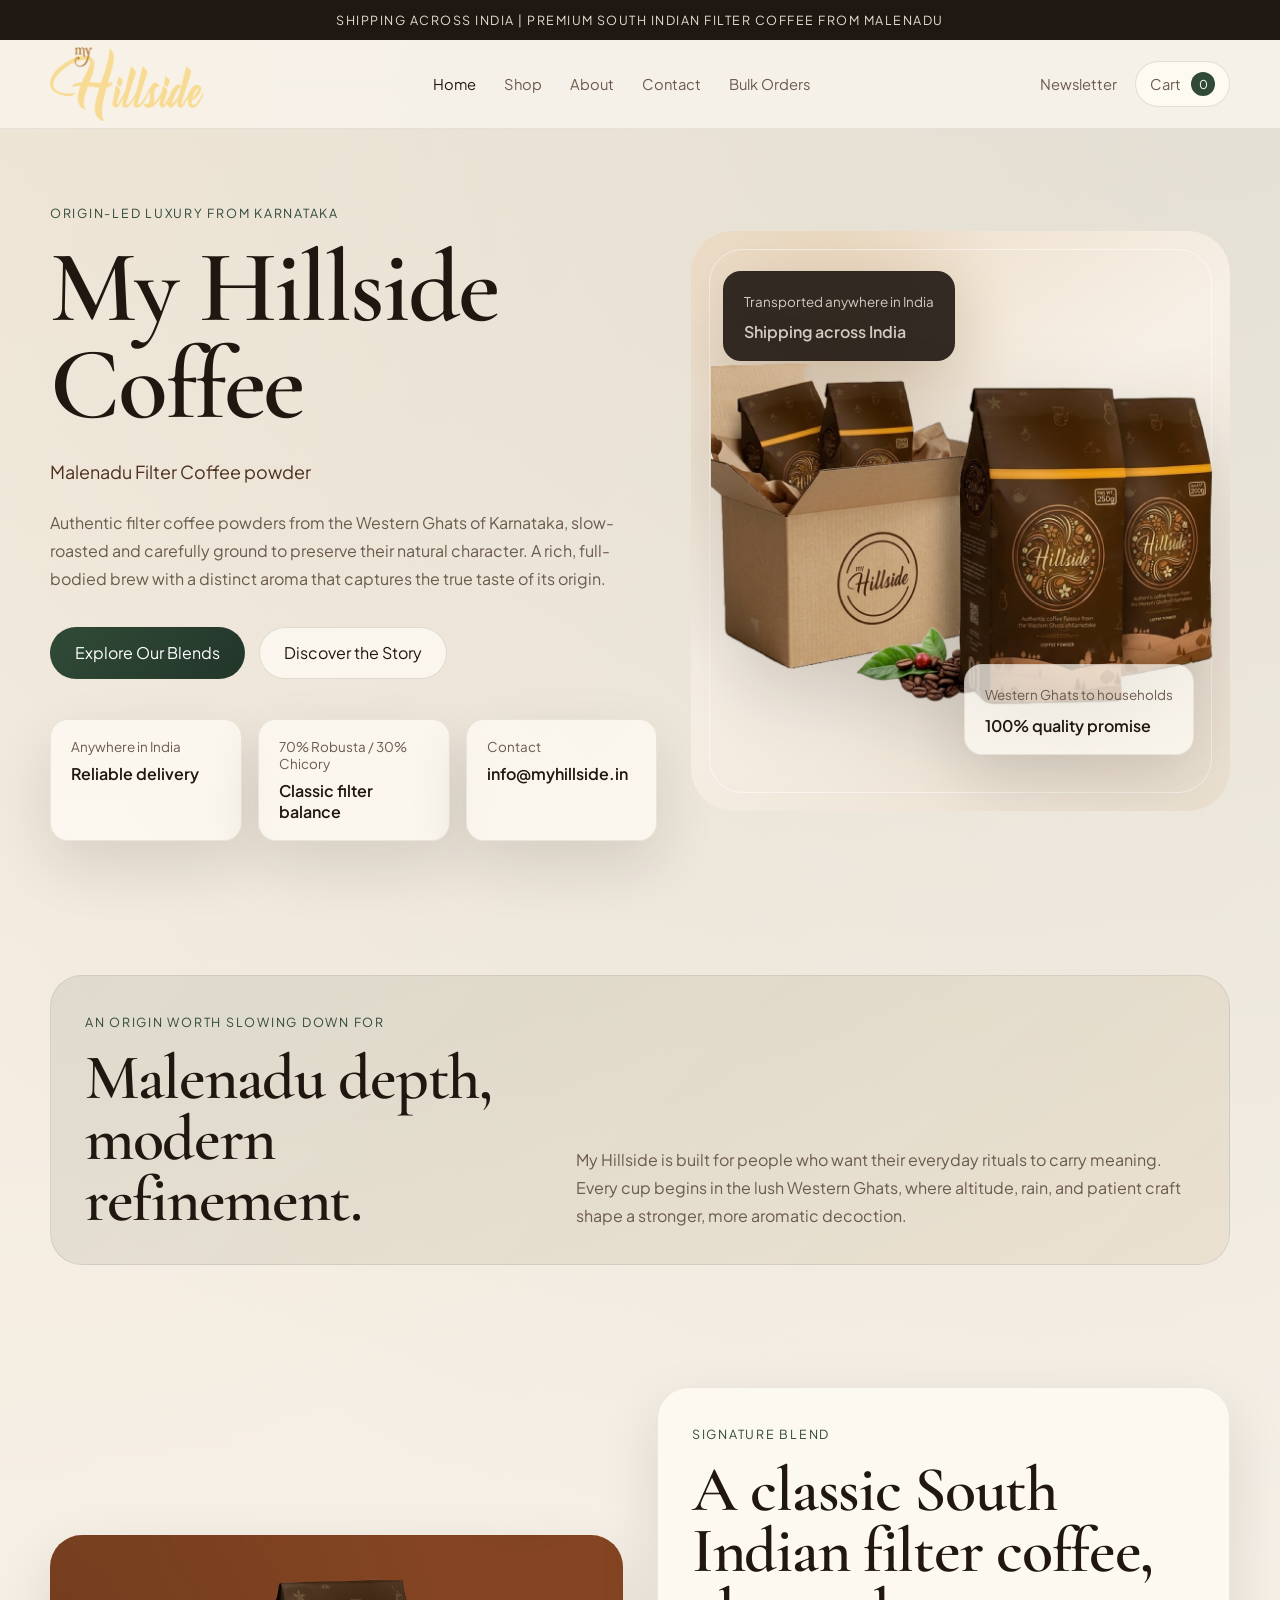
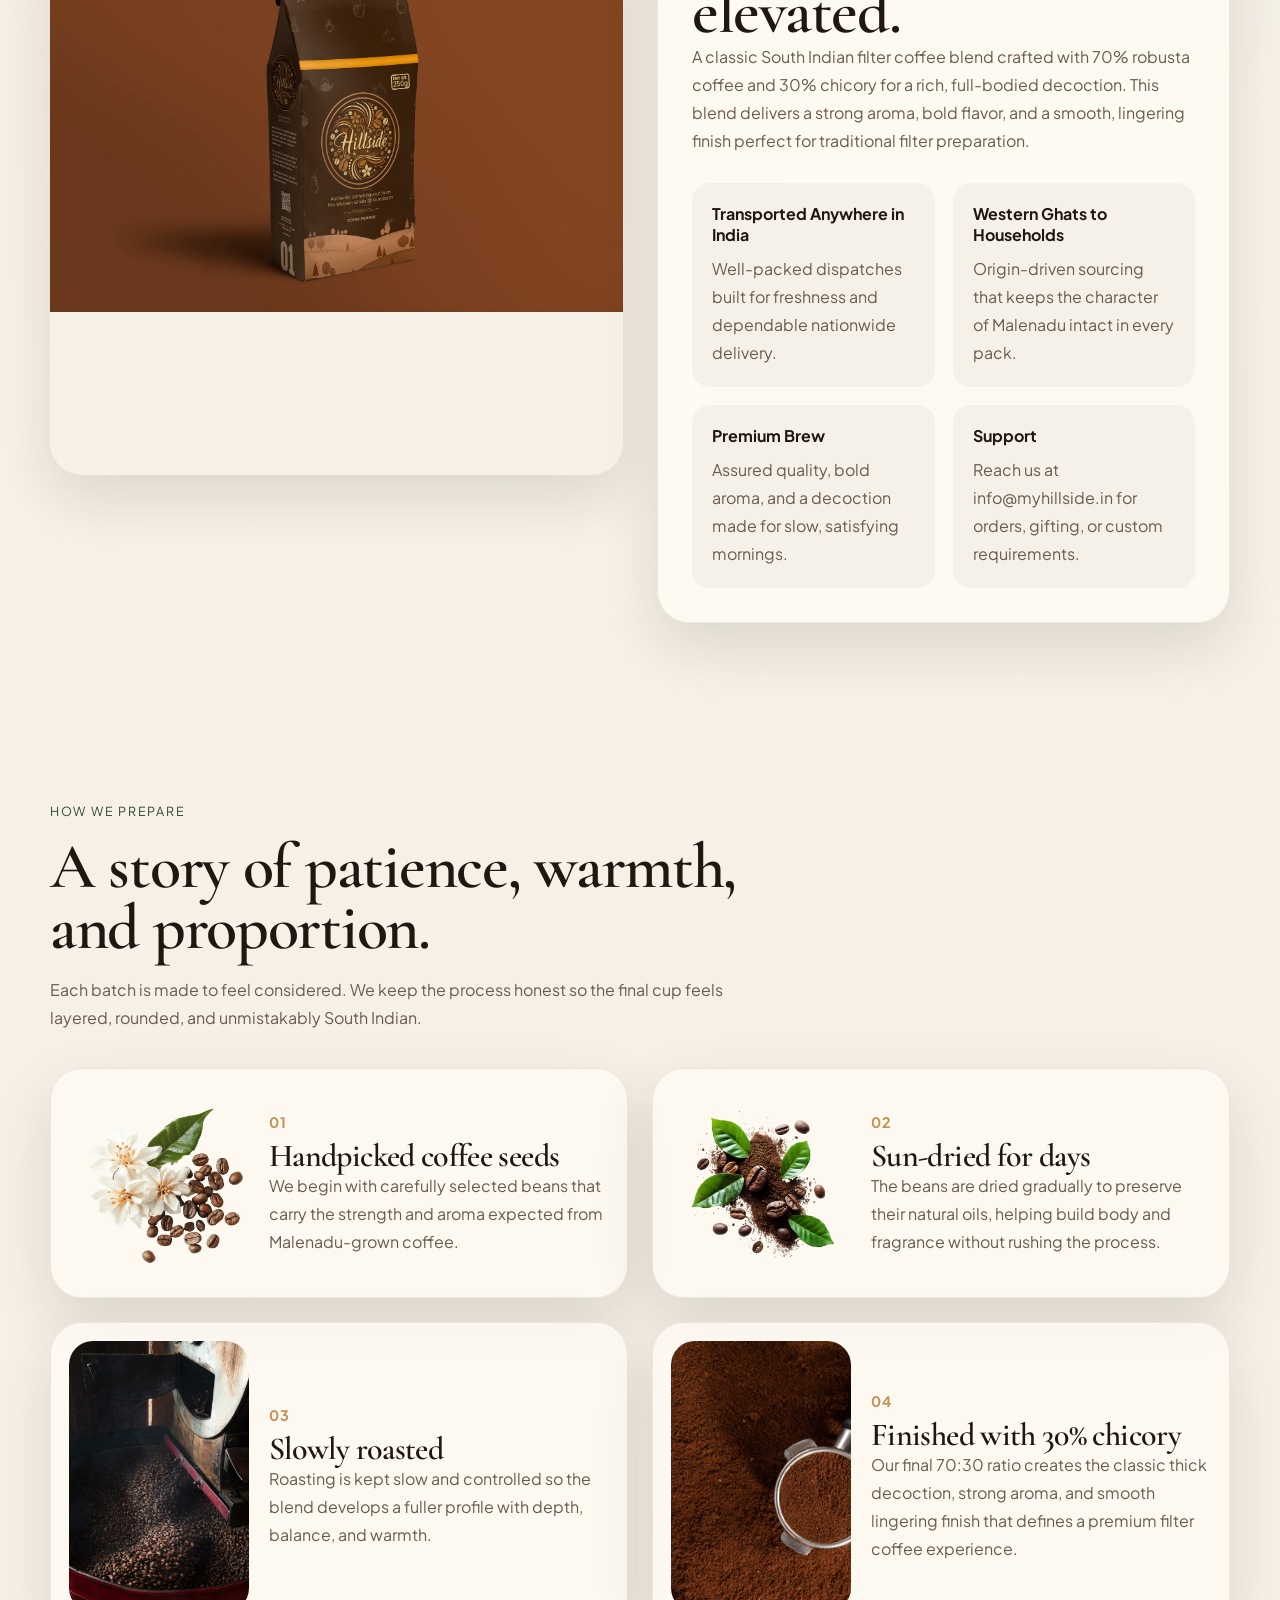
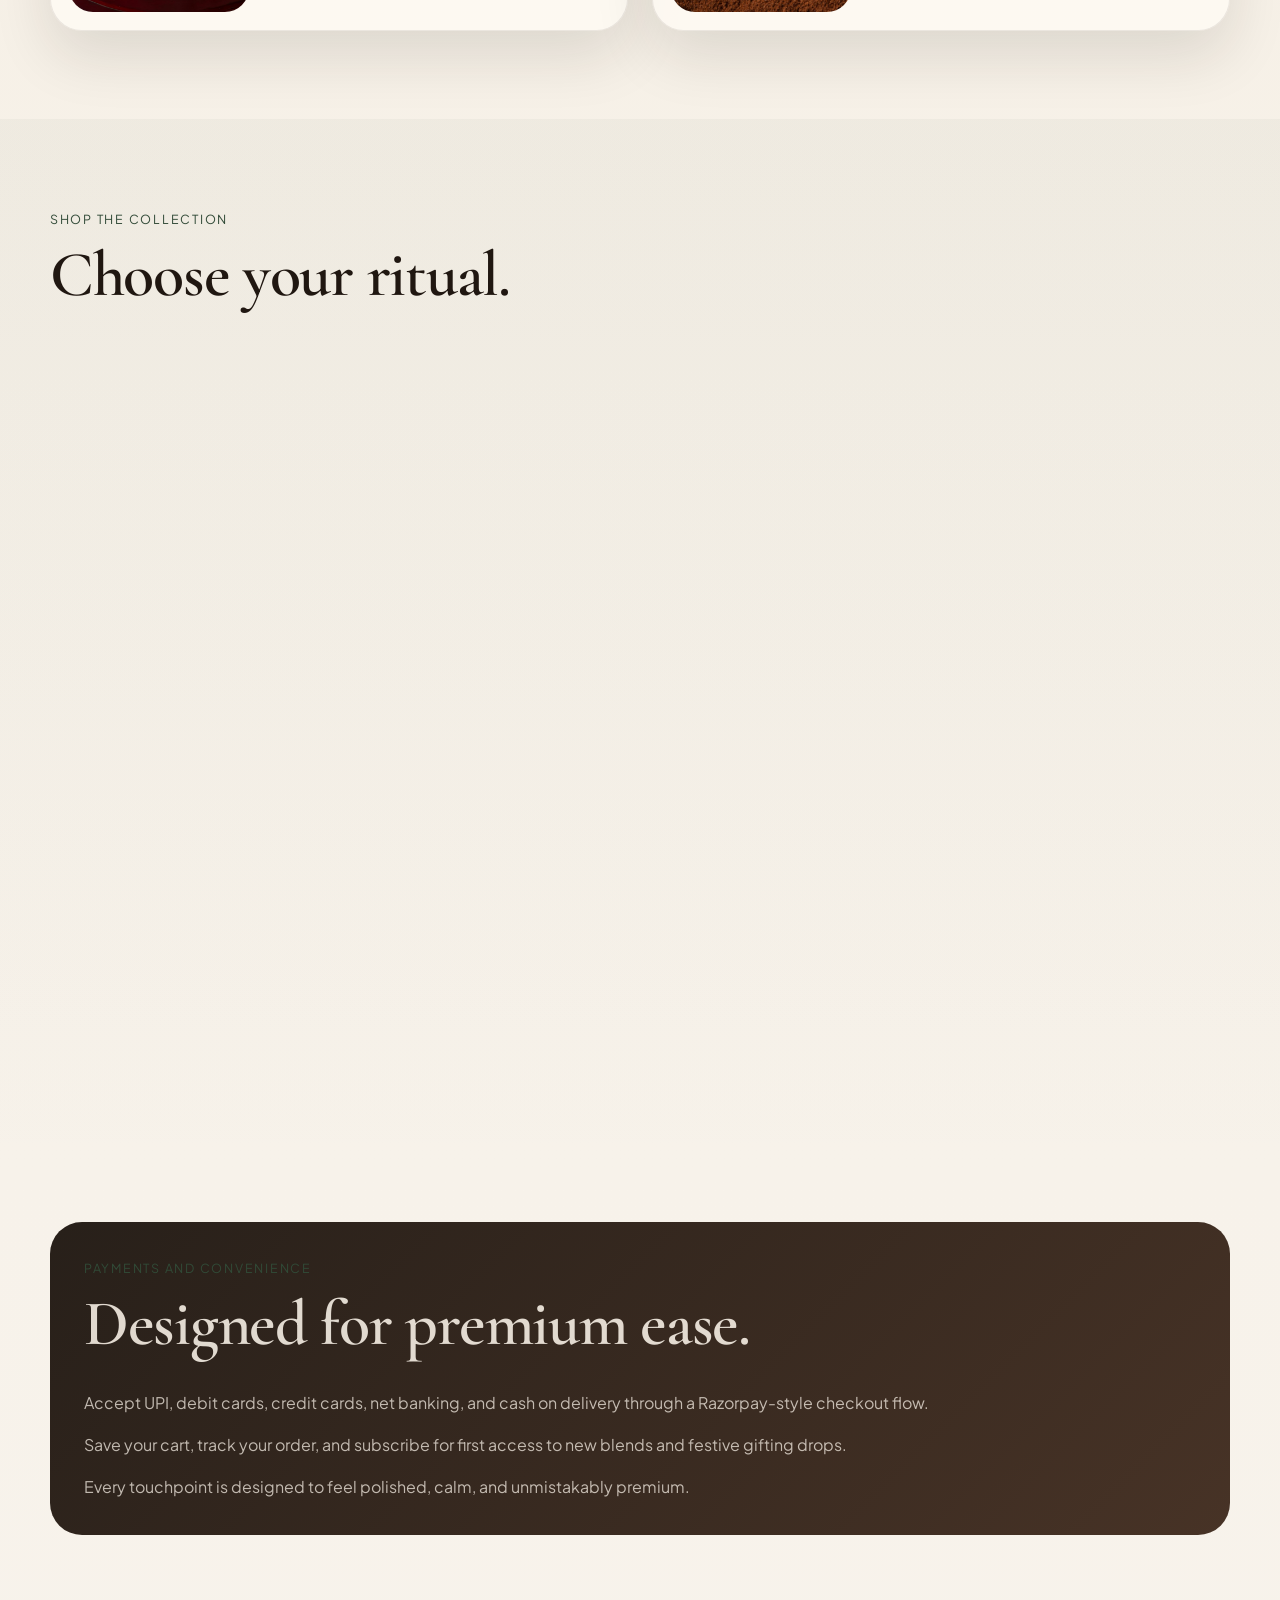
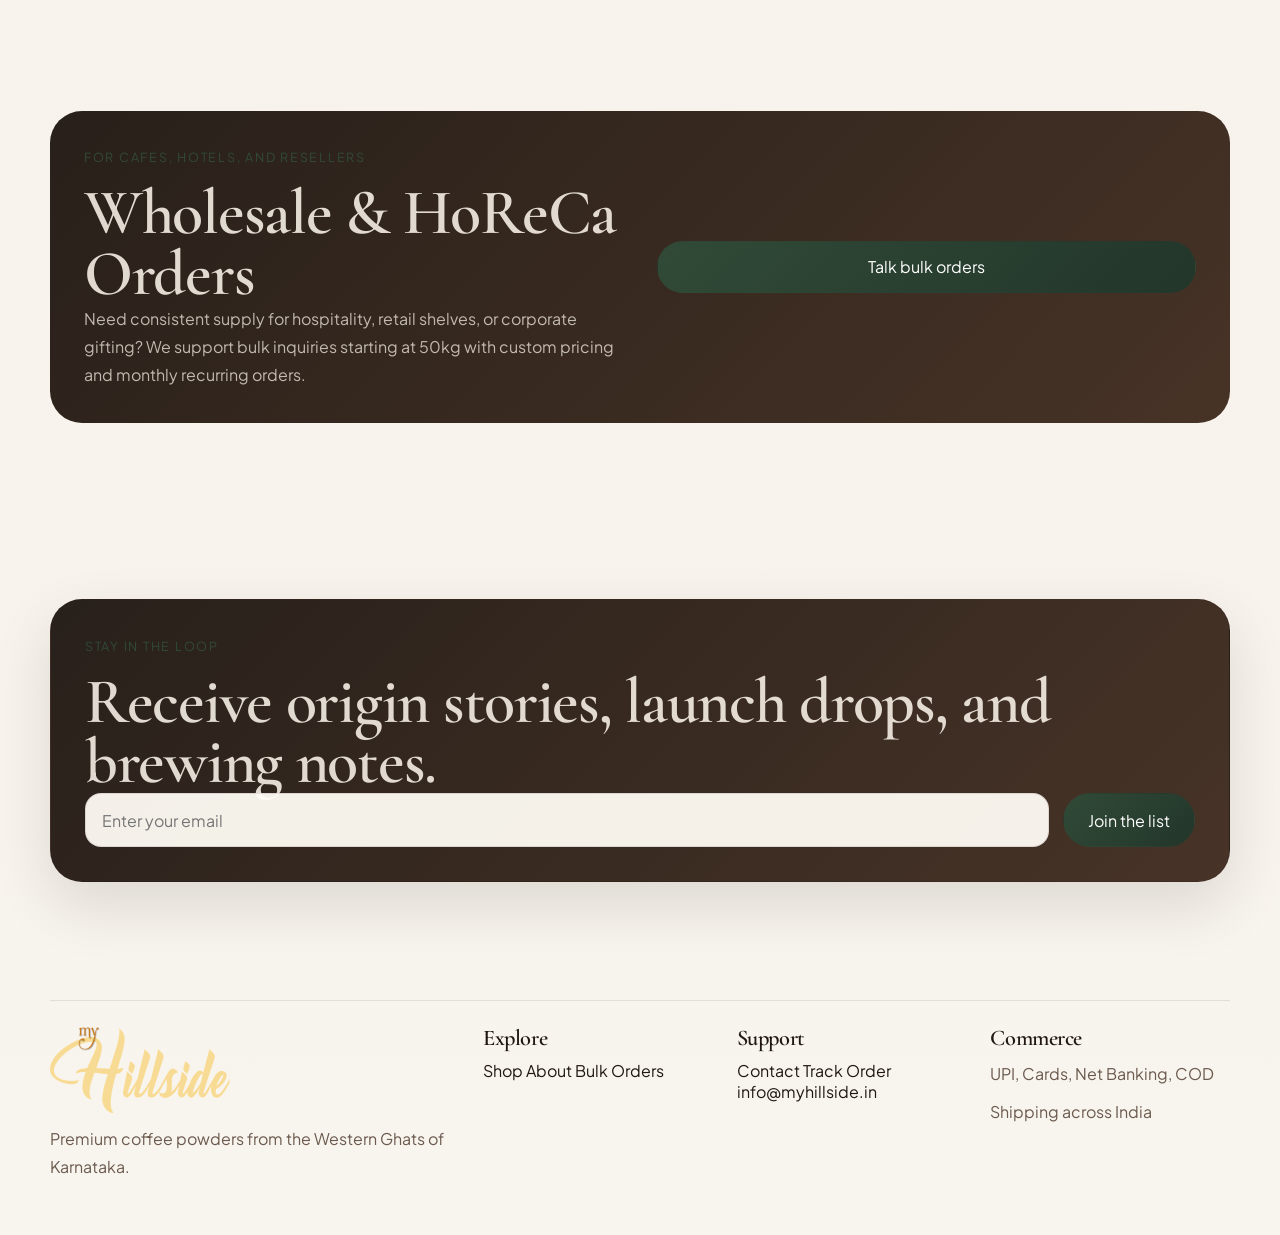
<file: index.html>
<!DOCTYPE html>
<html lang="en">
<head>
  <meta charset="UTF-8">
  <meta name="viewport" content="width=device-width, initial-scale=1.0">
  <title>My Hillside | Premium Malenadu Coffee</title>
  <meta name="description" content="Premium South Indian filter coffee from the misty Western Ghats of Karnataka. Shop authentic Malenadu coffee blends across India.">
  <meta name="keywords" content="My Hillside, Malenadu coffee, South Indian filter coffee, premium coffee powder, Karnataka coffee, Western Ghats coffee">
  <meta name="theme-color" content="#1f1711">
  <meta property="og:title" content="My Hillside | Premium Malenadu Coffee">
  <meta property="og:description" content="From the misty hills of Karnataka's Western Ghats to your cup.">
  <meta property="og:type" content="website">
  <meta property="og:url" content="https://myhillside.in/">
  <meta property="og:image" content="https://myhillside.in/assets/images/hero-pack.png">
  <meta name="twitter:card" content="summary_large_image">
  <link rel="canonical" href="https://myhillside.in/">
  <link rel="icon" href="assets/images/favicon-mark.png" type="image/png">
  <link rel="preconnect" href="https://fonts.googleapis.com">
  <link rel="preconnect" href="https://fonts.gstatic.com" crossorigin>
  <link rel="stylesheet" href="assets/css/styles.css">
  <script type="application/ld+json">
    {
      "@context": "https://schema.org",
      "@type": "Organization",
      "name": "My Hillside",
      "url": "https://myhillside.in",
      "logo": "https://myhillside.in/assets/images/brand-typography.png",
      "contactPoint": {
        "@type": "ContactPoint",
        "contactType": "customer support",
        "email": "info@myhillside.in",
        "areaServed": "IN"
      }
    }
  </script>
  <script src="assets/js/site-config.js" defer></script>
  <script src="assets/js/products.js" defer></script>
  <script src="assets/js/app.js" defer></script>
</head>
<body data-page="home">
  <div class="announcement-bar">Shipping across India | Premium South Indian filter coffee from Malenadu</div>
  <header class="site-header">
    <div class="container header-inner">
      <a class="brand-mark brand-mark-home" href="index.html" aria-label="My Hillside home">
        <img src="assets/images/brand-typography.png" alt="My Hillside" width="180" height="86">
      </a>
      <button class="mobile-nav-toggle" type="button" aria-expanded="false" aria-label="Toggle menu">
        <span></span>
        <span></span>
      </button>
      <nav class="site-nav" data-nav>
        <a class="is-active" href="index.html">Home</a>
        <a href="shop.html">Shop</a>
        <a href="about.html">About</a>
        <a href="contact.html">Contact</a>
        <a href="bulk-orders.html">Bulk Orders</a>
      </nav>
      <div class="header-actions">
        <a class="header-link" href="contact.html#newsletter">Newsletter</a>
        <button class="cart-button" type="button" data-open-cart>
          Cart
          <span class="cart-count" data-cart-count>0</span>
        </button>
      </div>
    </div>
  </header>

  <main>
    <section class="hero-section section-space">
      <div class="container hero-grid">
        <div class="hero-copy reveal">
          <span class="eyebrow">Origin-led luxury from Karnataka</span>
          <h1>My Hillside Coffee</h1>
          <p class="lead">Malenadu Filter Coffee powder</p>
          <p class="hero-body">Authentic filter coffee powders from the Western Ghats of Karnataka, slow-roasted and carefully ground to preserve their natural character. A rich, full-bodied brew with a distinct aroma that captures the true taste of its origin.</p>
          <div class="hero-actions">
            <a class="button button-primary" href="shop.html">Explore Our Blends</a>
            <a class="button button-secondary" href="about.html">Discover the Story</a>
          </div>
          <div class="hero-metrics">
            <div>
              <span>Anywhere in India</span>
              <strong>Reliable delivery</strong>
            </div>
            <div>
              <span>70% Robusta / 30% Chicory</span>
              <strong>Classic filter balance</strong>
            </div>
            <div>
              <span>Contact</span>
              <strong>info@myhillside.in</strong>
            </div>
          </div>
        </div>
        <div class="hero-visual reveal">
          <div class="hero-art">
            <div class="hero-card hero-card-dark">
              <p>Transported anywhere in India</p>
              <strong>Shipping across India</strong>
            </div>
            <img class="hero-pack" src="assets/images/hero-pack.png" alt="My Hillside premium coffee packs" fetchpriority="high">
            <div class="hero-card hero-card-light">
              <p>Western Ghats to households</p>
              <strong>100% quality promise</strong>
            </div>
          </div>
        </div>
      </div>
    </section>

    <section class="story-band">
      <div class="container story-band-grid reveal">
        <div>
          <span class="eyebrow">An origin worth slowing down for</span>
          <h2>Malenadu depth, modern refinement.</h2>
        </div>
        <p>My Hillside is built for people who want their everyday rituals to carry meaning. Every cup begins in the lush Western Ghats, where altitude, rain, and patient craft shape a stronger, more aromatic decoction.</p>
      </div>
    </section>

    <section class="section-space">
      <div class="container split-feature">
        <div class="image-panel reveal">
          <img src="assets/images/product-mockup.jpg" alt="My Hillside coffee pack on warm premium backdrop" loading="lazy">
        </div>
        <div class="copy-panel reveal">
          <span class="eyebrow">Signature blend</span>
          <h2>A classic South Indian filter coffee, elevated.</h2>
          <p>A classic South Indian filter coffee blend crafted with 70% robusta coffee and 30% chicory for a rich, full-bodied decoction. This blend delivers a strong aroma, bold flavor, and a smooth, lingering finish perfect for traditional filter preparation.</p>
          <div class="value-grid">
            <article>
              <strong>Transported Anywhere in India</strong>
              <p>Well-packed dispatches built for freshness and dependable nationwide delivery.</p>
            </article>
            <article>
              <strong>Western Ghats to Households</strong>
              <p>Origin-driven sourcing that keeps the character of Malenadu intact in every pack.</p>
            </article>
            <article>
              <strong>Premium Brew</strong>
              <p>Assured quality, bold aroma, and a decoction made for slow, satisfying mornings.</p>
            </article>
            <article>
              <strong>Support</strong>
              <p>Reach us at info@myhillside.in for orders, gifting, or custom requirements.</p>
            </article>
          </div>
        </div>
      </div>
    </section>

    <section class="section-space process-section">
      <div class="container">
        <div class="section-heading reveal">
          <span class="eyebrow">How we prepare</span>
          <h2>A story of patience, warmth, and proportion.</h2>
          <p>Each batch is made to feel considered. We keep the process honest so the final cup feels layered, rounded, and unmistakably South Indian.</p>
        </div>
        <div class="process-grid">
          <article class="process-card reveal">
            <img src="assets/images/coffee-flowers.png" alt="Coffee flowers and beans" loading="lazy">
            <div>
              <span>01</span>
              <h3>Handpicked coffee seeds</h3>
              <p>We begin with carefully selected beans that carry the strength and aroma expected from Malenadu-grown coffee.</p>
            </div>
          </article>
          <article class="process-card reveal">
            <img src="assets/images/coffee-beans.png" alt="Coffee beans and grounds with leaves" loading="lazy">
            <div>
              <span>02</span>
              <h3>Sun-dried for days</h3>
              <p>The beans are dried gradually to preserve their natural oils, helping build body and fragrance without rushing the process.</p>
            </div>
          </article>
          <article class="process-card reveal">
            <img src="assets/images/process-roast.jpg" alt="Coffee beans being slowly roasted" loading="lazy">
            <div>
              <span>03</span>
              <h3>Slowly roasted</h3>
              <p>Roasting is kept slow and controlled so the blend develops a fuller profile with depth, balance, and warmth.</p>
            </div>
          </article>
          <article class="process-card reveal">
            <img src="assets/images/process-ground.jpg" alt="Ground coffee prepared for blending" loading="lazy">
            <div>
              <span>04</span>
              <h3>Finished with 30% chicory</h3>
              <p>Our final 70:30 ratio creates the classic thick decoction, strong aroma, and smooth lingering finish that defines a premium filter coffee experience.</p>
            </div>
          </article>
        </div>
      </div>
    </section>

    <section class="section-space featured-shop">
      <div class="container">
        <div class="section-heading reveal">
          <span class="eyebrow">Shop the collection</span>
          <h2>Choose your ritual.</h2>
        </div>
        <div class="product-grid" data-product-grid="featured"></div>
        <div class="section-cta reveal">
          <a class="button button-primary" href="shop.html">Shop all products</a>
        </div>
      </div>
    </section>

    <section class="section-space lifestyle-panel">
      <div class="container lifestyle-grid reveal">
        <div>
          <span class="eyebrow">Payments and convenience</span>
          <h2>Designed for premium ease.</h2>
        </div>
        <div class="lifestyle-points">
          <p>Accept UPI, debit cards, credit cards, net banking, and cash on delivery through a Razorpay-style checkout flow.</p>
          <p>Save your cart, track your order, and subscribe for first access to new blends and festive gifting drops.</p>
          <p>Every touchpoint is designed to feel polished, calm, and unmistakably premium.</p>
        </div>
      </div>
    </section>

    <section class="section-space b2b-teaser">
      <div class="container teaser-grid reveal">
        <div>
          <span class="eyebrow">For cafes, hotels, and resellers</span>
          <h2>Wholesale &amp; HoReCa Orders</h2>
          <p>Need consistent supply for hospitality, retail shelves, or corporate gifting? We support bulk inquiries starting at 50kg with custom pricing and monthly recurring orders.</p>
        </div>
        <a class="button button-primary" href="bulk-orders.html">Talk bulk orders</a>
      </div>
    </section>

    <section class="section-space newsletter-block" id="newsletter">
      <div class="container newsletter-card reveal">
        <div>
          <span class="eyebrow">Stay in the loop</span>
          <h2>Receive origin stories, launch drops, and brewing notes.</h2>
        </div>
        <form class="newsletter-form" data-form-type="newsletter">
          <label class="sr-only" for="newsletter-email-home">Email address</label>
          <input id="newsletter-email-home" name="email" type="email" placeholder="Enter your email" required>
          <button class="button button-primary" type="submit">Join the list</button>
        </form>
      </div>
    </section>
  </main>

  <footer class="site-footer">
    <div class="container footer-grid">
      <div>
        <img class="footer-wordmark" src="assets/images/brand-typography.png" alt="My Hillside">
        <p>Premium coffee powders from the Western Ghats of Karnataka.</p>
      </div>
      <div>
        <h3>Explore</h3>
        <a href="shop.html">Shop</a>
        <a href="about.html">About</a>
        <a href="bulk-orders.html">Bulk Orders</a>
      </div>
      <div>
        <h3>Support</h3>
        <a href="contact.html">Contact</a>
        <a href="contact.html#tracking">Track Order</a>
        <a href="mailto:info@myhillside.in">info@myhillside.in</a>
      </div>
      <div>
        <h3>Commerce</h3>
        <p>UPI, Cards, Net Banking, COD</p>
        <p>Shipping across India</p>
      </div>
    </div>
  </footer>

  <div class="cart-drawer" data-cart-drawer aria-hidden="true">
    <div class="cart-backdrop" data-close-cart></div>
    <aside class="cart-panel">
      <button class="cart-close" type="button" data-close-cart aria-label="Close cart">+</button>
      <div class="cart-panel-header">
        <span class="eyebrow">Your selections</span>
        <h2>Shopping cart</h2>
      </div>
      <div class="cart-items" data-cart-items></div>
      <div class="cart-summary">
        <div><span>Subtotal</span><strong data-cart-subtotal>₹0</strong></div>
        <div><span>Shipping</span><strong data-cart-shipping>Calculated at checkout</strong></div>
        <div><span>Total</span><strong data-cart-total>₹0</strong></div>
      </div>
      <button class="button button-primary button-block" type="button" data-open-checkout>Proceed to Checkout</button>
    </aside>
  </div>

  <div class="checkout-modal" data-checkout-modal aria-hidden="true">
    <div class="checkout-backdrop" data-close-checkout></div>
    <section class="checkout-panel">

      <div class="checkout-header">
        <div>
          <span class="eyebrow">Secure checkout</span>
          <h2 class="checkout-title">Complete your order</h2>
        </div>
        <button class="cart-close checkout-close-btn" type="button" data-close-checkout aria-label="Close checkout">+</button>
      </div>

      <form class="checkout-form" data-checkout-form>

        <div class="checkout-section">
          <p class="checkout-section-label">Contact</p>
          <input name="name" type="text" placeholder="Full name" required>
          <div class="field-row">
            <input name="phone" type="tel" placeholder="Phone" required>
            <input name="email" type="email" placeholder="Email" required>
          </div>
        </div>

        <div class="checkout-section">
          <p class="checkout-section-label">Delivery address</p>
          <textarea name="address" placeholder="Street address, landmark" rows="2" required></textarea>
          <div class="field-row">
            <input name="city" type="text" placeholder="City" required>
            <input name="pincode" type="text" placeholder="PIN code" required>
          </div>
        </div>

        <div class="checkout-section">
          <p class="checkout-section-label">Payment method</p>
          <div class="payment-options">
            <label><input type="radio" name="paymentMethod" value="upi" checked>UPI</label>
            <label><input type="radio" name="paymentMethod" value="card">Card</label>
            <label><input type="radio" name="paymentMethod" value="netbanking">Net Banking</label>
            <label><input type="radio" name="paymentMethod" value="cod">COD</label>
          </div>
        </div>

        <button class="button button-primary button-block" type="submit">Pay Securely</button>
      </form>

      <div class="checkout-success" data-checkout-success hidden>
        <h3>Order placed successfully.</h3>
        <p data-checkout-message></p>
        <a class="button button-secondary" href="contact.html#tracking">Track your order</a>
      </div>
    </section>
  </div>

  <a class="whatsapp-fab is-hidden" data-whatsapp-link href="#" target="_blank" rel="noopener">WhatsApp</a>
</body>
</html>
</file>
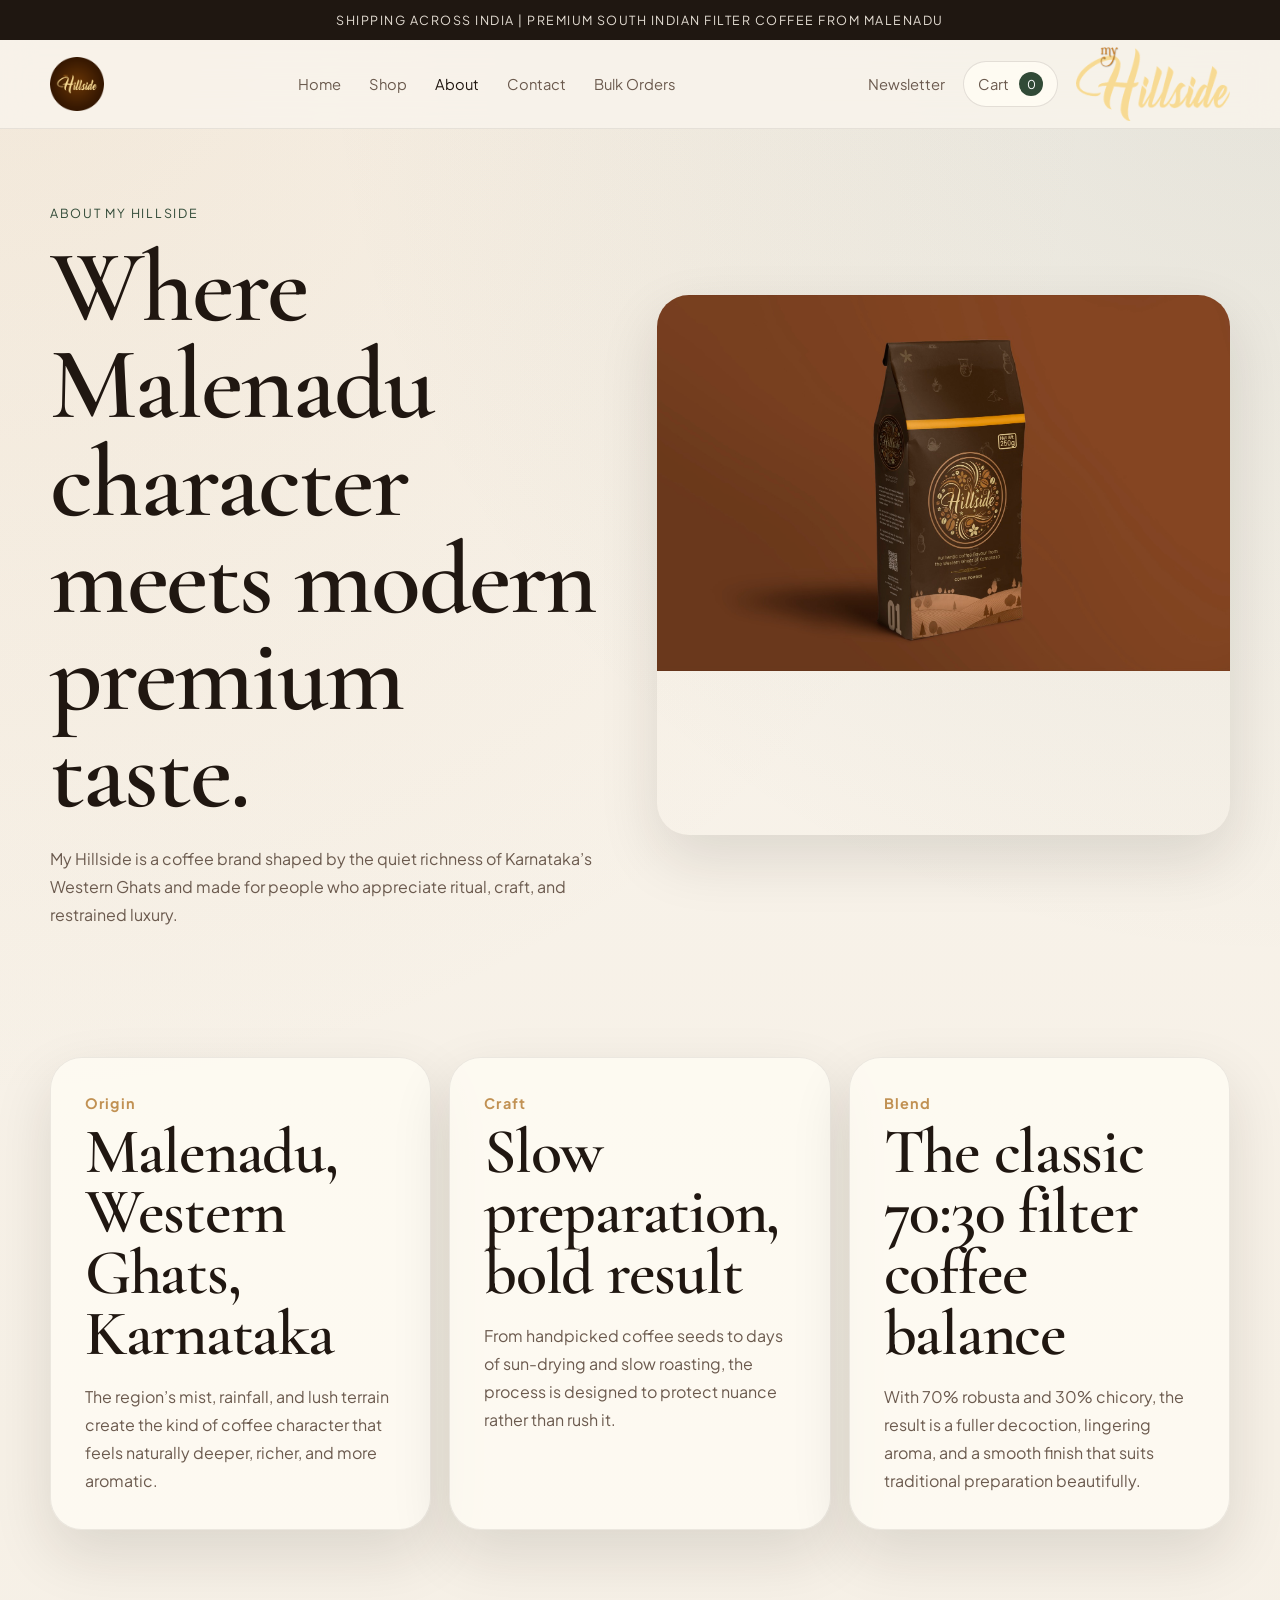
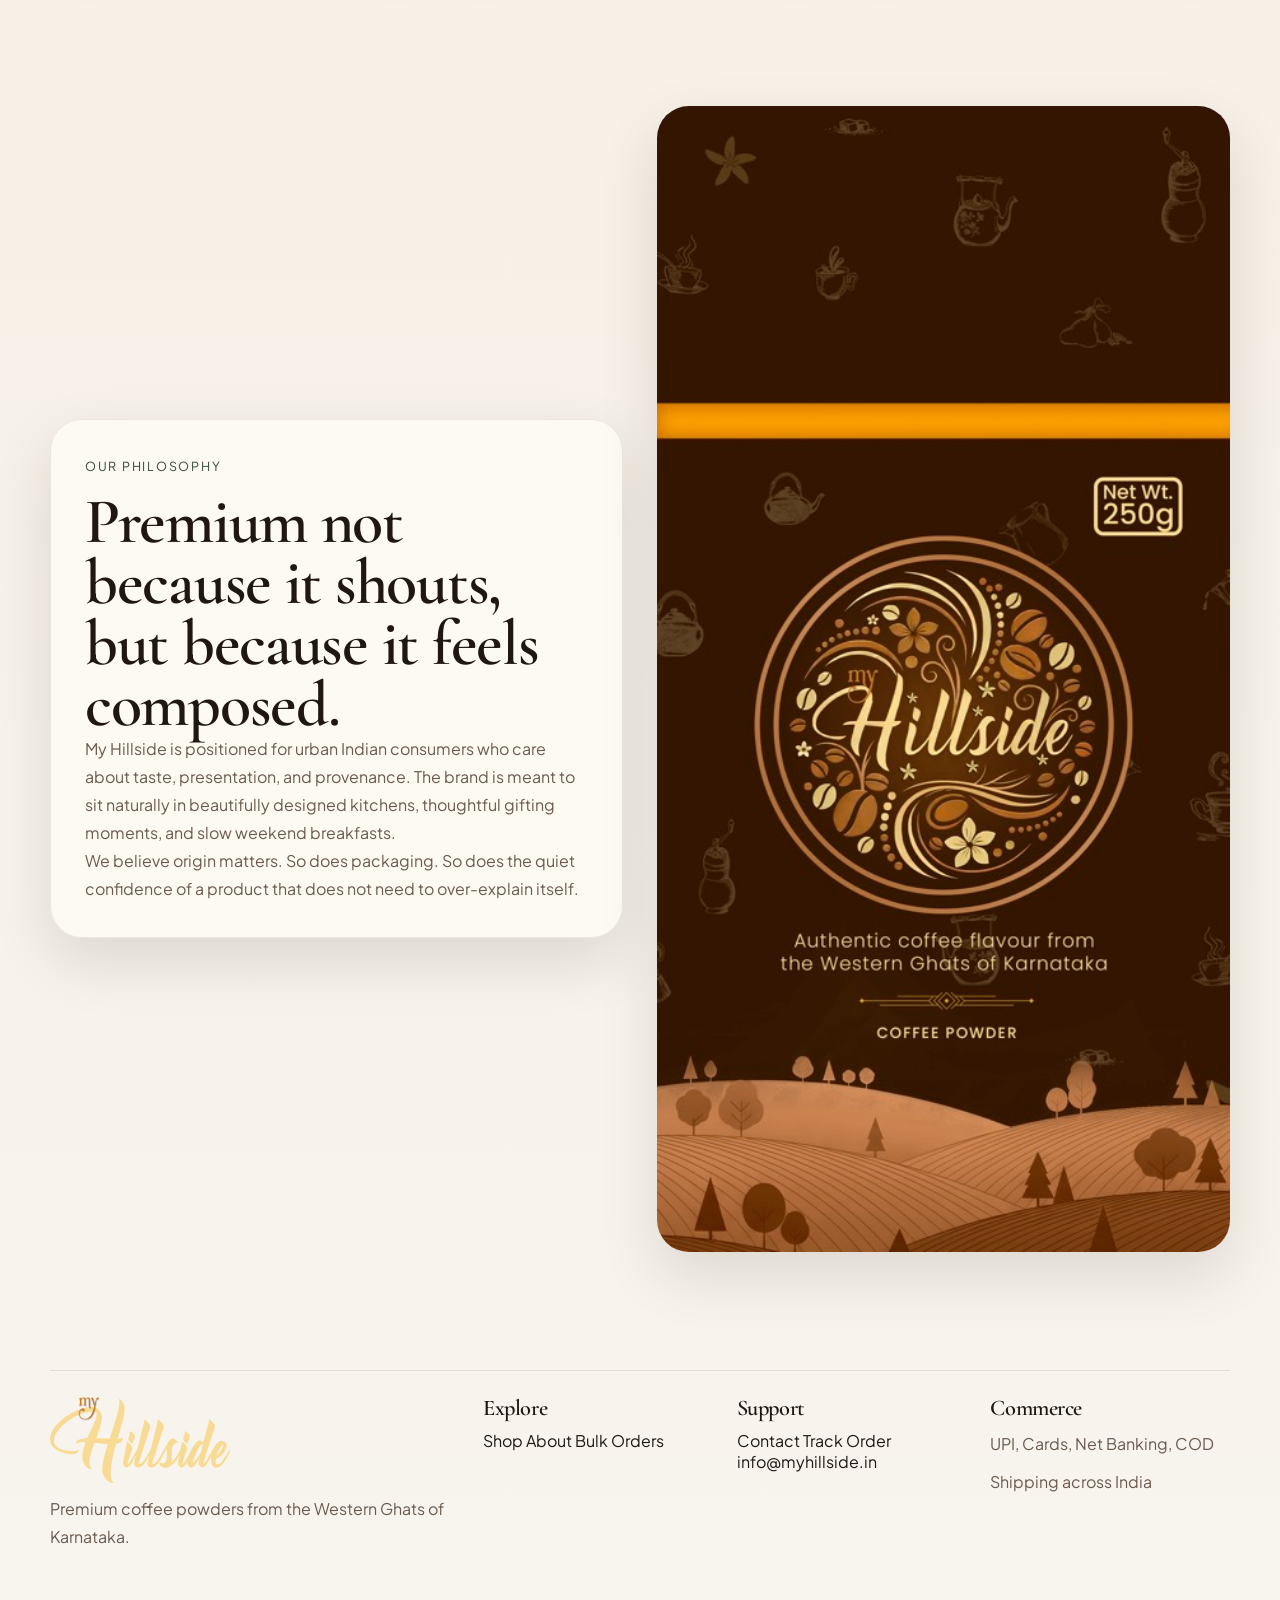
<file: about.html>
<!DOCTYPE html>
<html lang="en">
<head>
  <meta charset="UTF-8">
  <meta name="viewport" content="width=device-width, initial-scale=1.0">
  <title>About | My Hillside</title>
  <meta name="description" content="Learn about My Hillside, a premium coffee brand rooted in the Malenadu region of Karnataka's Western Ghats.">
  <meta property="og:title" content="About | My Hillside">
  <meta property="og:description" content="Authentic filter coffee from the Western Ghats of Karnataka.">
  <meta property="og:type" content="website">
  <meta property="og:url" content="https://myhillside.in/about.html">
  <link rel="canonical" href="https://myhillside.in/about.html">
  <link rel="icon" href="assets/images/favicon-mark.png" type="image/png">
  <link rel="preconnect" href="https://fonts.googleapis.com">
  <link rel="preconnect" href="https://fonts.gstatic.com" crossorigin>
  <link rel="stylesheet" href="assets/css/styles.css">
  <script src="assets/js/site-config.js" defer></script>
  <script src="assets/js/products.js" defer></script>
  <script src="assets/js/app.js" defer></script>
</head>
<body data-page="about">
  <div class="announcement-bar">Shipping across India | Premium South Indian filter coffee from Malenadu</div>
  <header class="site-header">
    <div class="container header-inner">
      <a class="brand-mark" href="index.html" aria-label="My Hillside home">
        <img src="assets/images/favicon-mark.png" alt="My Hillside emblem" width="54" height="54">
      </a>
      <button class="mobile-nav-toggle" type="button" aria-expanded="false" aria-label="Toggle menu">
        <span></span>
        <span></span>
      </button>
      <nav class="site-nav" data-nav>
        <a href="index.html">Home</a>
        <a href="shop.html">Shop</a>
        <a class="is-active" href="about.html">About</a>
        <a href="contact.html">Contact</a>
        <a href="bulk-orders.html">Bulk Orders</a>
      </nav>
      <div class="header-actions">
        <a class="header-link" href="contact.html#newsletter">Newsletter</a>
        <button class="cart-button" type="button" data-open-cart>
          Cart
          <span class="cart-count" data-cart-count>0</span>
        </button>
        <img class="header-wordmark" src="assets/images/brand-typography.png" alt="My Hillside">
      </div>
    </div>
  </header>

  <main>
    <section class="page-hero">
      <div class="container page-hero-grid">
        <div class="reveal">
          <span class="eyebrow">About My Hillside</span>
          <h1>Where Malenadu character meets modern premium taste.</h1>
          <p>My Hillside is a coffee brand shaped by the quiet richness of Karnataka’s Western Ghats and made for people who appreciate ritual, craft, and restrained luxury.</p>
        </div>
        <div class="image-panel reveal">
          <img src="assets/images/product-mockup.jpg" alt="My Hillside premium coffee packaging" loading="lazy">
        </div>
      </div>
    </section>

    <section class="section-space">
      <div class="container timeline-grid">
        <article class="timeline-item reveal">
          <span>Origin</span>
          <h2>Malenadu, Western Ghats, Karnataka</h2>
          <p>The region’s mist, rainfall, and lush terrain create the kind of coffee character that feels naturally deeper, richer, and more aromatic.</p>
        </article>
        <article class="timeline-item reveal">
          <span>Craft</span>
          <h2>Slow preparation, bold result</h2>
          <p>From handpicked coffee seeds to days of sun-drying and slow roasting, the process is designed to protect nuance rather than rush it.</p>
        </article>
        <article class="timeline-item reveal">
          <span>Blend</span>
          <h2>The classic 70:30 filter coffee balance</h2>
          <p>With 70% robusta and 30% chicory, the result is a fuller decoction, lingering aroma, and a smooth finish that suits traditional preparation beautifully.</p>
        </article>
      </div>
    </section>

    <section class="section-space">
      <div class="container split-feature">
        <div class="copy-panel reveal">
          <span class="eyebrow">Our philosophy</span>
          <h2>Premium not because it shouts, but because it feels composed.</h2>
          <p>My Hillside is positioned for urban Indian consumers who care about taste, presentation, and provenance. The brand is meant to sit naturally in beautifully designed kitchens, thoughtful gifting moments, and slow weekend breakfasts.</p>
          <p>We believe origin matters. So does packaging. So does the quiet confidence of a product that does not need to over-explain itself.</p>
        </div>
        <div class="image-panel reveal">
          <img src="assets/images/product-detail.jpg" alt="Close-up of My Hillside coffee pack artwork" loading="lazy">
        </div>
      </div>
    </section>
  </main>

  <footer class="site-footer">
    <div class="container footer-grid">
      <div>
        <img class="footer-wordmark" src="assets/images/brand-typography.png" alt="My Hillside">
        <p>Premium coffee powders from the Western Ghats of Karnataka.</p>
      </div>
      <div>
        <h3>Explore</h3>
        <a href="shop.html">Shop</a>
        <a href="about.html">About</a>
        <a href="bulk-orders.html">Bulk Orders</a>
      </div>
      <div>
        <h3>Support</h3>
        <a href="contact.html">Contact</a>
        <a href="contact.html#tracking">Track Order</a>
        <a href="mailto:info@myhillside.in">info@myhillside.in</a>
      </div>
      <div>
        <h3>Commerce</h3>
        <p>UPI, Cards, Net Banking, COD</p>
        <p>Shipping across India</p>
      </div>
    </div>
  </footer>

  <div class="cart-drawer" data-cart-drawer aria-hidden="true">
    <div class="cart-backdrop" data-close-cart></div>
    <aside class="cart-panel">
      <button class="cart-close" type="button" data-close-cart aria-label="Close cart">+</button>
      <div class="cart-panel-header">
        <span class="eyebrow">Your selections</span>
        <h2>Shopping cart</h2>
      </div>
      <div class="cart-items" data-cart-items></div>
      <div class="cart-summary">
        <div><span>Subtotal</span><strong data-cart-subtotal>₹0</strong></div>
        <div><span>Shipping</span><strong data-cart-shipping>Calculated at checkout</strong></div>
        <div><span>Total</span><strong data-cart-total>₹0</strong></div>
      </div>
      <button class="button button-primary button-block" type="button" data-open-checkout>Proceed to Checkout</button>
    </aside>
  </div>

  <div class="checkout-modal" data-checkout-modal aria-hidden="true">
    <div class="checkout-backdrop" data-close-checkout></div>
    <section class="checkout-panel">
      <button class="cart-close" type="button" data-close-checkout aria-label="Close checkout">+</button>
      <span class="eyebrow">Secure checkout</span>
      <h2>Complete your order</h2>
      <form class="checkout-form" data-checkout-form>
        <input name="name" type="text" placeholder="Full name" required>
        <input name="phone" type="tel" placeholder="Phone number" required>
        <input name="email" type="email" placeholder="Email address" required>
        <textarea name="address" placeholder="Delivery address" rows="4" required></textarea>
        <div class="field-row">
          <input name="city" type="text" placeholder="City" required>
          <input name="pincode" type="text" placeholder="PIN code" required>
        </div>
        <div class="payment-options">
          <label><input type="radio" name="paymentMethod" value="upi" checked> UPI</label>
          <label><input type="radio" name="paymentMethod" value="card"> Debit/Credit Card</label>
          <label><input type="radio" name="paymentMethod" value="netbanking"> Net Banking</label>
          <label><input type="radio" name="paymentMethod" value="cod"> Cash on Delivery</label>
        </div>
        <button class="button button-primary button-block" type="submit">Pay Securely</button>
        <p class="form-note">Razorpay-style checkout is ready to activate once you add your live key in <code>assets/js/site-config.js</code>.</p>
      </form>
      <div class="checkout-success" data-checkout-success hidden>
        <h3>Order placed successfully.</h3>
        <p data-checkout-message></p>
        <a class="button button-secondary" href="contact.html#tracking">Track your order</a>
      </div>
    </section>
  </div>

  <a class="whatsapp-fab is-hidden" data-whatsapp-link href="#" target="_blank" rel="noopener">WhatsApp</a>
</body>
</html>
</file>
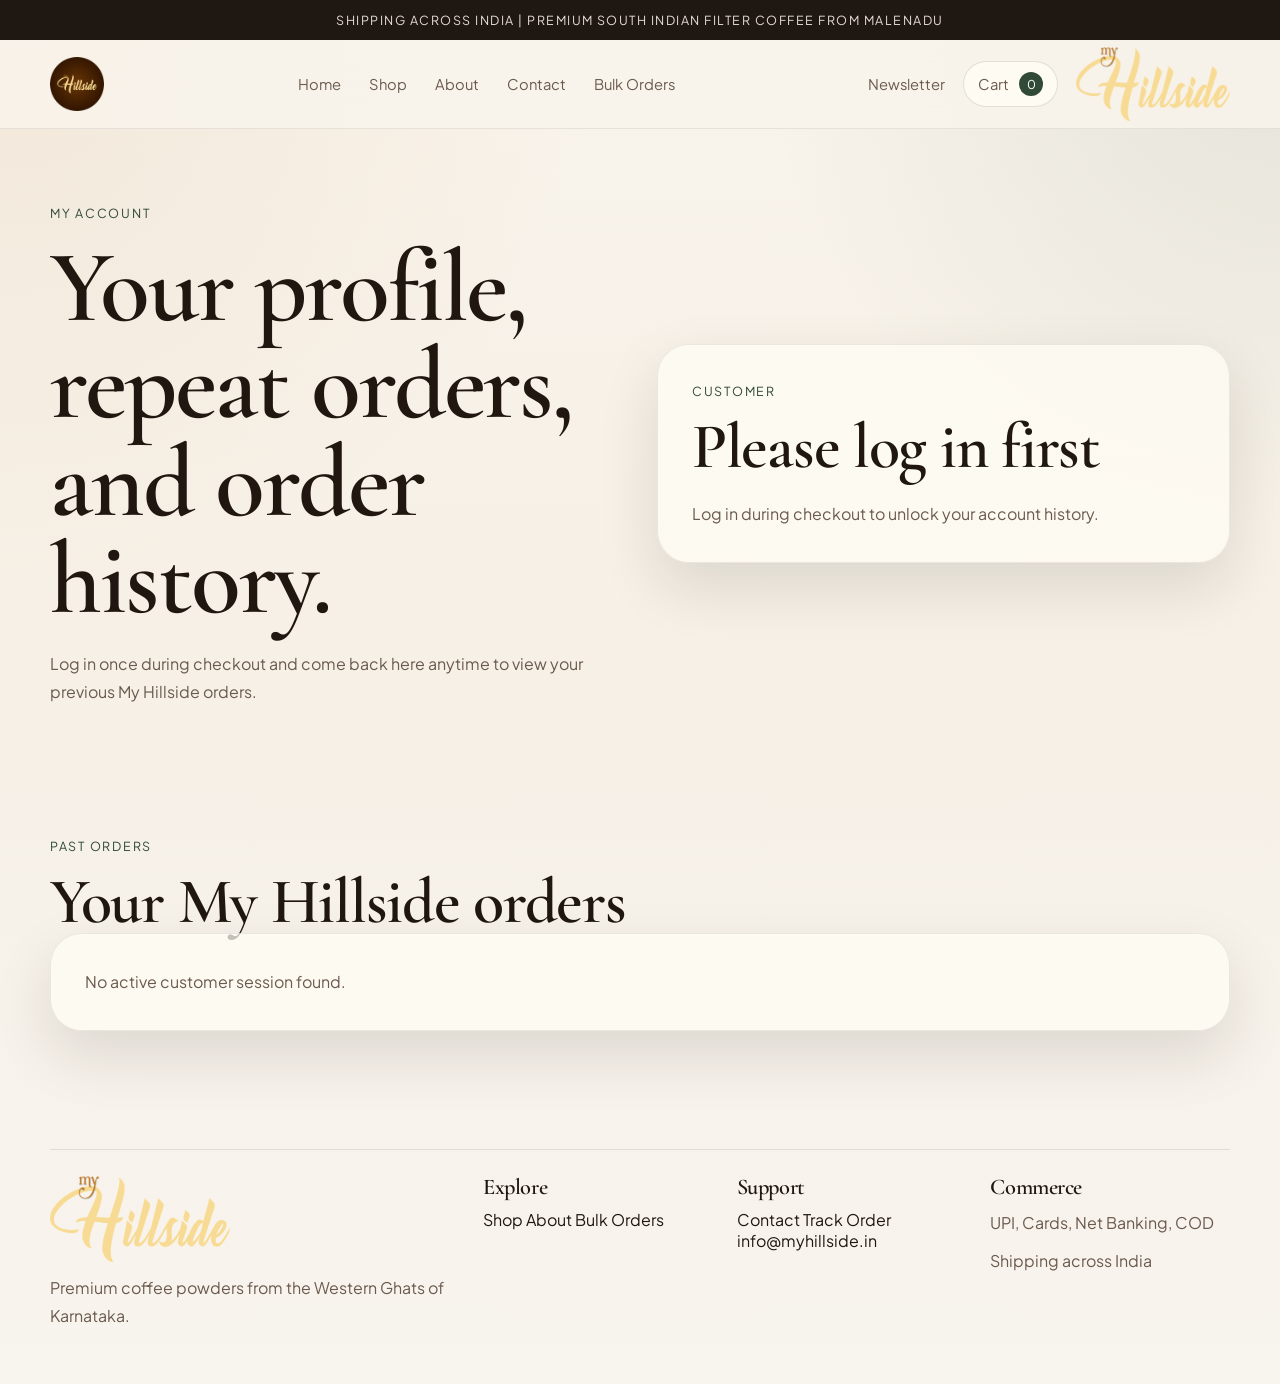
<file: account.html>
<!DOCTYPE html>
<html lang="en">
<head>
  <meta charset="UTF-8">
  <meta name="viewport" content="width=device-width, initial-scale=1.0">
  <title>My Account | My Hillside</title>
  <meta name="description" content="View your My Hillside profile and past orders.">
  <link rel="stylesheet" href="assets/css/styles.css">
  <script src="assets/js/site-config.js" defer></script>
  <script src="assets/js/products.js" defer></script>
  <script src="assets/js/app.js" defer></script>
</head>
<body data-page="account">
  <div class="announcement-bar">Shipping across India | Premium South Indian filter coffee from Malenadu</div>
  <header class="site-header">
    <div class="container header-inner">
      <a class="brand-mark" href="index.html" aria-label="My Hillside home">
        <img src="assets/images/favicon-mark.png" alt="My Hillside emblem" width="54" height="54">
      </a>
      <button class="mobile-nav-toggle" type="button" aria-expanded="false" aria-label="Toggle menu">
        <span></span>
        <span></span>
      </button>
      <nav class="site-nav" data-nav>
        <a href="index.html">Home</a>
        <a href="shop.html">Shop</a>
        <a href="about.html">About</a>
        <a href="contact.html">Contact</a>
        <a href="bulk-orders.html">Bulk Orders</a>
      </nav>
      <div class="header-actions">
        <a class="header-link" href="contact.html#newsletter">Newsletter</a>
        <button class="cart-button" type="button" data-open-cart>
          Cart
          <span class="cart-count" data-cart-count>0</span>
        </button>
        <img class="header-wordmark" src="assets/images/brand-typography.png" alt="My Hillside">
      </div>
    </div>
  </header>

  <main>
    <section class="page-hero">
      <div class="container page-hero-grid">
        <div class="reveal">
          <span class="eyebrow">My account</span>
          <h1>Your profile, repeat orders, and order history.</h1>
          <p>Log in once during checkout and come back here anytime to view your previous My Hillside orders.</p>
        </div>
        <div class="form-card reveal" data-account-summary>
          <span class="eyebrow">Customer</span>
          <h2>Checking your session...</h2>
          <p>We are loading your account details.</p>
        </div>
      </div>
    </section>

    <section class="section-space">
      <div class="container">
        <div class="section-heading reveal">
          <span class="eyebrow">Past orders</span>
          <h2>Your My Hillside orders</h2>
        </div>
        <div class="admin-list reveal" data-account-orders></div>
      </div>
    </section>
  </main>

  <footer class="site-footer">
    <div class="container footer-grid">
      <div>
        <img class="footer-wordmark" src="assets/images/brand-typography.png" alt="My Hillside">
        <p>Premium coffee powders from the Western Ghats of Karnataka.</p>
      </div>
      <div>
        <h3>Explore</h3>
        <a href="shop.html">Shop</a>
        <a href="about.html">About</a>
        <a href="bulk-orders.html">Bulk Orders</a>
      </div>
      <div>
        <h3>Support</h3>
        <a href="contact.html">Contact</a>
        <a href="contact.html#tracking">Track Order</a>
        <a href="mailto:info@myhillside.in">info@myhillside.in</a>
      </div>
      <div>
        <h3>Commerce</h3>
        <p>UPI, Cards, Net Banking, COD</p>
        <p>Shipping across India</p>
      </div>
    </div>
  </footer>

  <div class="cart-drawer" data-cart-drawer aria-hidden="true">
    <div class="cart-backdrop" data-close-cart></div>
    <aside class="cart-panel">
      <button class="cart-close" type="button" data-close-cart aria-label="Close cart">+</button>
      <div class="cart-panel-header">
        <span class="eyebrow">Your selections</span>
        <h2>Shopping cart</h2>
      </div>
      <div class="cart-items" data-cart-items></div>
      <div class="cart-summary">
        <div><span>Subtotal</span><strong data-cart-subtotal>₹0</strong></div>
        <div><span>Shipping</span><strong data-cart-shipping>Calculated at checkout</strong></div>
        <div><span>Total</span><strong data-cart-total>₹0</strong></div>
      </div>
      <button class="button button-primary button-block" type="button" data-open-checkout>Proceed to Checkout</button>
    </aside>
  </div>

  <div class="checkout-modal" data-checkout-modal aria-hidden="true">
    <div class="checkout-backdrop" data-close-checkout></div>
    <section class="checkout-panel">
      <button class="cart-close" type="button" data-close-checkout aria-label="Close checkout">+</button>
      <span class="eyebrow">Secure checkout</span>
      <h2>Complete your order</h2>
      <form class="checkout-form" data-checkout-form>
        <input name="name" type="text" placeholder="Full name" required>
        <input name="phone" type="tel" placeholder="Phone number" required>
        <input name="email" type="email" placeholder="Email address" required>
        <textarea name="address" placeholder="Delivery address" rows="4" required></textarea>
        <div class="field-row">
          <input name="city" type="text" placeholder="City" required>
          <input name="pincode" type="text" placeholder="PIN code" required>
        </div>
        <div class="payment-options">
          <label><input type="radio" name="paymentMethod" value="upi" checked> UPI</label>
          <label><input type="radio" name="paymentMethod" value="card"> Debit/Credit Card</label>
          <label><input type="radio" name="paymentMethod" value="netbanking"> Net Banking</label>
          <label><input type="radio" name="paymentMethod" value="cod"> Cash on Delivery</label>
        </div>
        <button class="button button-primary button-block" type="submit">Pay Securely</button>
      </form>
      <div class="checkout-success" data-checkout-success hidden>
        <h3>Order placed successfully.</h3>
        <p data-checkout-message></p>
        <a class="button button-secondary" href="contact.html#tracking">Track your order</a>
      </div>
    </section>
  </div>

  <a class="whatsapp-fab is-hidden" data-whatsapp-link href="#" target="_blank" rel="noopener">WhatsApp</a>
</body>
</html>
</file>
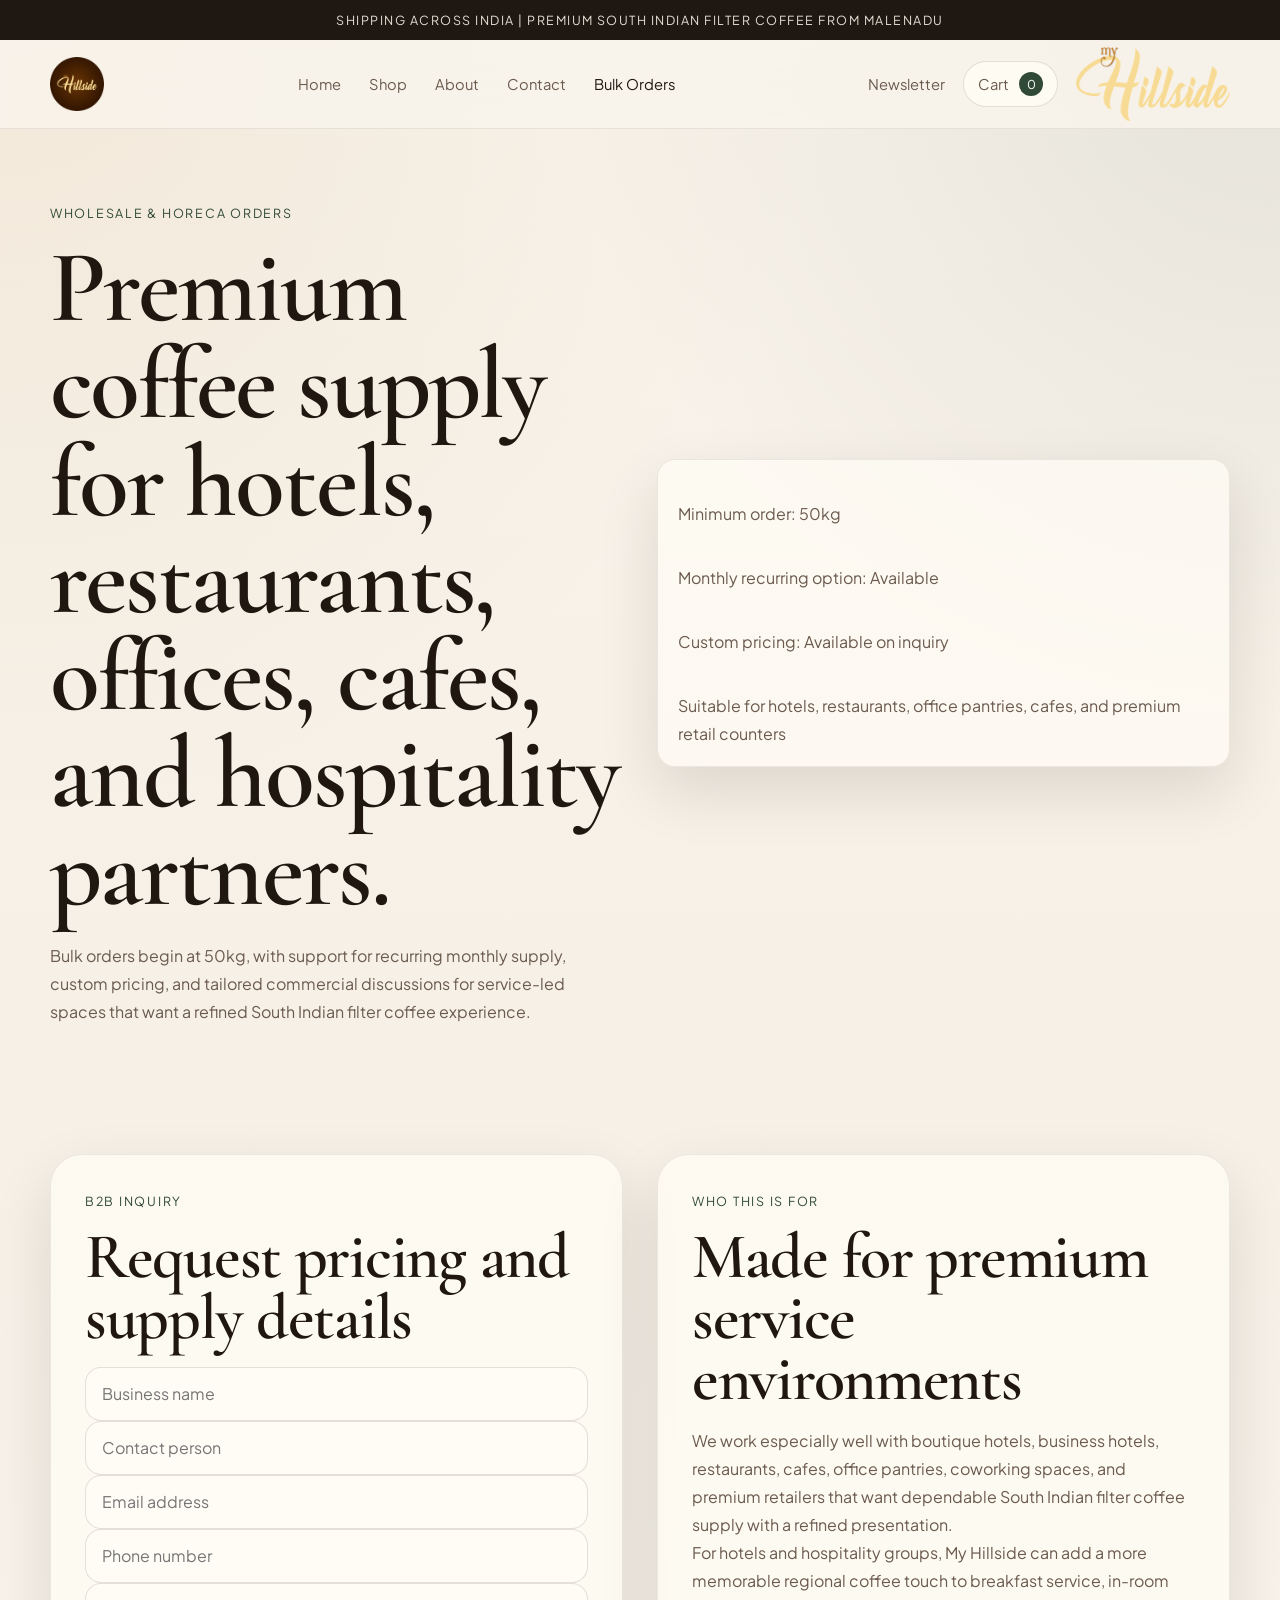
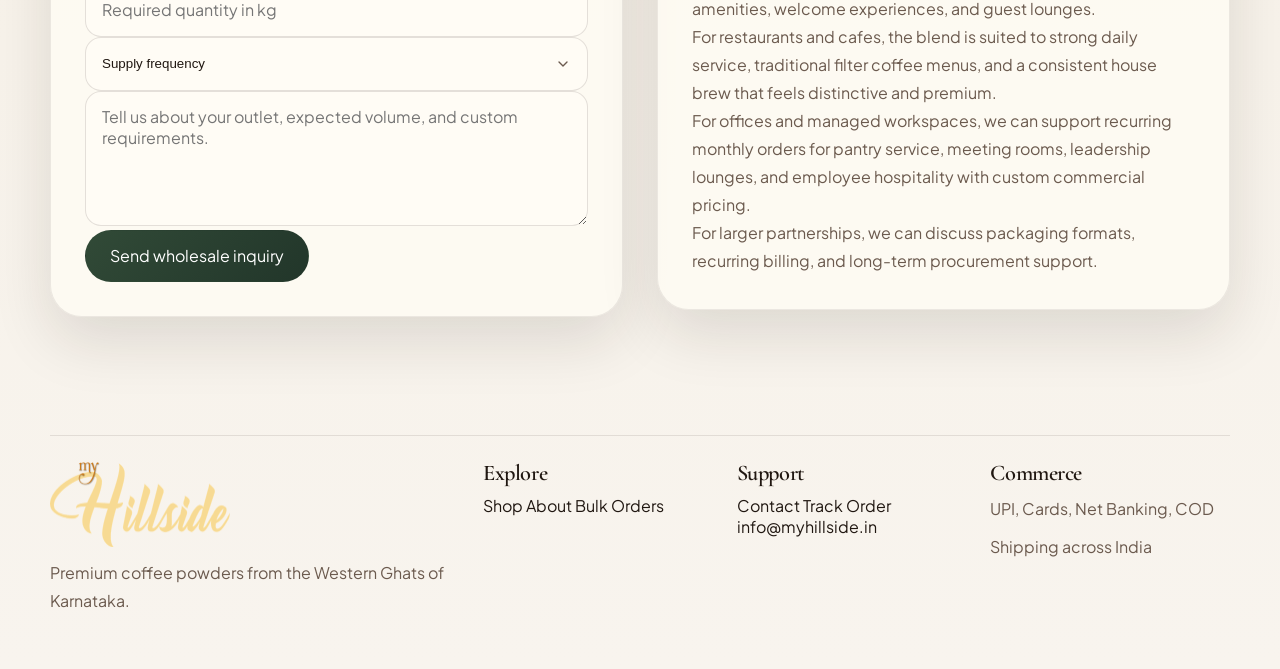
<file: bulk-orders.html>
<!DOCTYPE html>
<html lang="en">
<head>
  <meta charset="UTF-8">
  <meta name="viewport" content="width=device-width, initial-scale=1.0">
  <title>Bulk Orders | My Hillside</title>
  <meta name="description" content="Wholesale and HoReCa coffee supply from My Hillside. Bulk orders start from 50kg with recurring options and custom pricing.">
  <meta property="og:title" content="Bulk Orders | My Hillside">
  <meta property="og:description" content="Wholesale & HoReCa supply for premium Malenadu coffee.">
  <meta property="og:type" content="website">
  <meta property="og:url" content="https://myhillside.in/bulk-orders.html">
  <link rel="canonical" href="https://myhillside.in/bulk-orders.html">
  <link rel="icon" href="assets/images/favicon-mark.png" type="image/png">
  <link rel="preconnect" href="https://fonts.googleapis.com">
  <link rel="preconnect" href="https://fonts.gstatic.com" crossorigin>
  <link rel="stylesheet" href="assets/css/styles.css">
  <script src="assets/js/site-config.js" defer></script>
  <script src="assets/js/products.js" defer></script>
  <script src="assets/js/app.js" defer></script>
</head>
<body data-page="bulk">
  <div class="announcement-bar">Shipping across India | Premium South Indian filter coffee from Malenadu</div>
  <header class="site-header">
    <div class="container header-inner">
      <a class="brand-mark" href="index.html" aria-label="My Hillside home">
        <img src="assets/images/favicon-mark.png" alt="My Hillside emblem" width="54" height="54">
      </a>
      <button class="mobile-nav-toggle" type="button" aria-expanded="false" aria-label="Toggle menu">
        <span></span>
        <span></span>
      </button>
      <nav class="site-nav" data-nav>
        <a href="index.html">Home</a>
        <a href="shop.html">Shop</a>
        <a href="about.html">About</a>
        <a href="contact.html">Contact</a>
        <a class="is-active" href="bulk-orders.html">Bulk Orders</a>
      </nav>
      <div class="header-actions">
        <a class="header-link" href="contact.html#newsletter">Newsletter</a>
        <button class="cart-button" type="button" data-open-cart>
          Cart
          <span class="cart-count" data-cart-count>0</span>
        </button>
        <img class="header-wordmark" src="assets/images/brand-typography.png" alt="My Hillside">
      </div>
    </div>
  </header>

  <main>
    <section class="page-hero">
      <div class="container page-hero-grid">
        <div class="reveal">
          <span class="eyebrow">Wholesale &amp; HoReCa Orders</span>
          <h1>Premium coffee supply for hotels, restaurants, offices, cafes, and hospitality partners.</h1>
          <p>Bulk orders begin at 50kg, with support for recurring monthly supply, custom pricing, and tailored commercial discussions for service-led spaces that want a refined South Indian filter coffee experience.</p>
        </div>
        <div class="list-card reveal">
          <p>Minimum order: 50kg</p>
          <p>Monthly recurring option: Available</p>
          <p>Custom pricing: Available on inquiry</p>
          <p>Suitable for hotels, restaurants, office pantries, cafes, and premium retail counters</p>
        </div>
      </div>
    </section>

    <section class="section-space">
      <div class="container form-layout">
        <div class="form-card reveal">
          <span class="eyebrow">B2B inquiry</span>
          <h2>Request pricing and supply details</h2>
          <form data-form-type="bulk">
            <input name="businessName" type="text" placeholder="Business name" required>
            <input name="contactName" type="text" placeholder="Contact person" required>
            <input name="email" type="email" placeholder="Email address" required>
            <input name="phone" type="tel" placeholder="Phone number" required>
            <input name="quantity" type="number" min="50" placeholder="Required quantity in kg" required>
            <select name="recurring" required>
              <option value="" disabled selected>Supply frequency</option>
              <option value="one-time">One-time order</option>
              <option value="monthly">Monthly recurring supply</option>
              <option value="quarterly">Quarterly recurring supply</option>
            </select>
            <textarea name="message" rows="5" placeholder="Tell us about your outlet, expected volume, and custom requirements." required></textarea>
            <button class="button button-primary" type="submit">Send wholesale inquiry</button>
          </form>
        </div>
        <div class="form-card reveal">
          <span class="eyebrow">Who this is for</span>
          <h2>Made for premium service environments</h2>
          <p>We work especially well with boutique hotels, business hotels, restaurants, cafes, office pantries, coworking spaces, and premium retailers that want dependable South Indian filter coffee supply with a refined presentation.</p>
          <p>For hotels and hospitality groups, My Hillside can add a more memorable regional coffee touch to breakfast service, in-room amenities, welcome experiences, and guest lounges.</p>
          <p>For restaurants and cafes, the blend is suited to strong daily service, traditional filter coffee menus, and a consistent house brew that feels distinctive and premium.</p>
          <p>For offices and managed workspaces, we can support recurring monthly orders for pantry service, meeting rooms, leadership lounges, and employee hospitality with custom commercial pricing.</p>
          <p>For larger partnerships, we can discuss packaging formats, recurring billing, and long-term procurement support.</p>
        </div>
      </div>
    </section>
  </main>

  <footer class="site-footer">
    <div class="container footer-grid">
      <div>
        <img class="footer-wordmark" src="assets/images/brand-typography.png" alt="My Hillside">
        <p>Premium coffee powders from the Western Ghats of Karnataka.</p>
      </div>
      <div>
        <h3>Explore</h3>
        <a href="shop.html">Shop</a>
        <a href="about.html">About</a>
        <a href="bulk-orders.html">Bulk Orders</a>
      </div>
      <div>
        <h3>Support</h3>
        <a href="contact.html">Contact</a>
        <a href="contact.html#tracking">Track Order</a>
        <a href="mailto:info@myhillside.in">info@myhillside.in</a>
      </div>
      <div>
        <h3>Commerce</h3>
        <p>UPI, Cards, Net Banking, COD</p>
        <p>Shipping across India</p>
      </div>
    </div>
  </footer>

  <div class="cart-drawer" data-cart-drawer aria-hidden="true">
    <div class="cart-backdrop" data-close-cart></div>
    <aside class="cart-panel">
      <button class="cart-close" type="button" data-close-cart aria-label="Close cart">+</button>
      <div class="cart-panel-header">
        <span class="eyebrow">Your selections</span>
        <h2>Shopping cart</h2>
      </div>
      <div class="cart-items" data-cart-items></div>
      <div class="cart-summary">
        <div><span>Subtotal</span><strong data-cart-subtotal>₹0</strong></div>
        <div><span>Shipping</span><strong data-cart-shipping>Calculated at checkout</strong></div>
        <div><span>Total</span><strong data-cart-total>₹0</strong></div>
      </div>
      <button class="button button-primary button-block" type="button" data-open-checkout>Proceed to Checkout</button>
    </aside>
  </div>

  <div class="checkout-modal" data-checkout-modal aria-hidden="true">
    <div class="checkout-backdrop" data-close-checkout></div>
    <section class="checkout-panel">
      <button class="cart-close" type="button" data-close-checkout aria-label="Close checkout">+</button>
      <span class="eyebrow">Secure checkout</span>
      <h2>Complete your order</h2>
      <form class="checkout-form" data-checkout-form>
        <input name="name" type="text" placeholder="Full name" required>
        <input name="phone" type="tel" placeholder="Phone number" required>
        <input name="email" type="email" placeholder="Email address" required>
        <textarea name="address" placeholder="Delivery address" rows="4" required></textarea>
        <div class="field-row">
          <input name="city" type="text" placeholder="City" required>
          <input name="pincode" type="text" placeholder="PIN code" required>
        </div>
        <div class="payment-options">
          <label><input type="radio" name="paymentMethod" value="upi" checked> UPI</label>
          <label><input type="radio" name="paymentMethod" value="card"> Debit/Credit Card</label>
          <label><input type="radio" name="paymentMethod" value="netbanking"> Net Banking</label>
          <label><input type="radio" name="paymentMethod" value="cod"> Cash on Delivery</label>
        </div>
        <button class="button button-primary button-block" type="submit">Pay Securely</button>
        <p class="form-note">Razorpay-style checkout is ready to activate once you add your live key in <code>assets/js/site-config.js</code>.</p>
      </form>
      <div class="checkout-success" data-checkout-success hidden>
        <h3>Order placed successfully.</h3>
        <p data-checkout-message></p>
        <a class="button button-secondary" href="contact.html#tracking">Track your order</a>
      </div>
    </section>
  </div>

  <a class="whatsapp-fab is-hidden" data-whatsapp-link href="#" target="_blank" rel="noopener">WhatsApp</a>
</body>
</html>
</file>
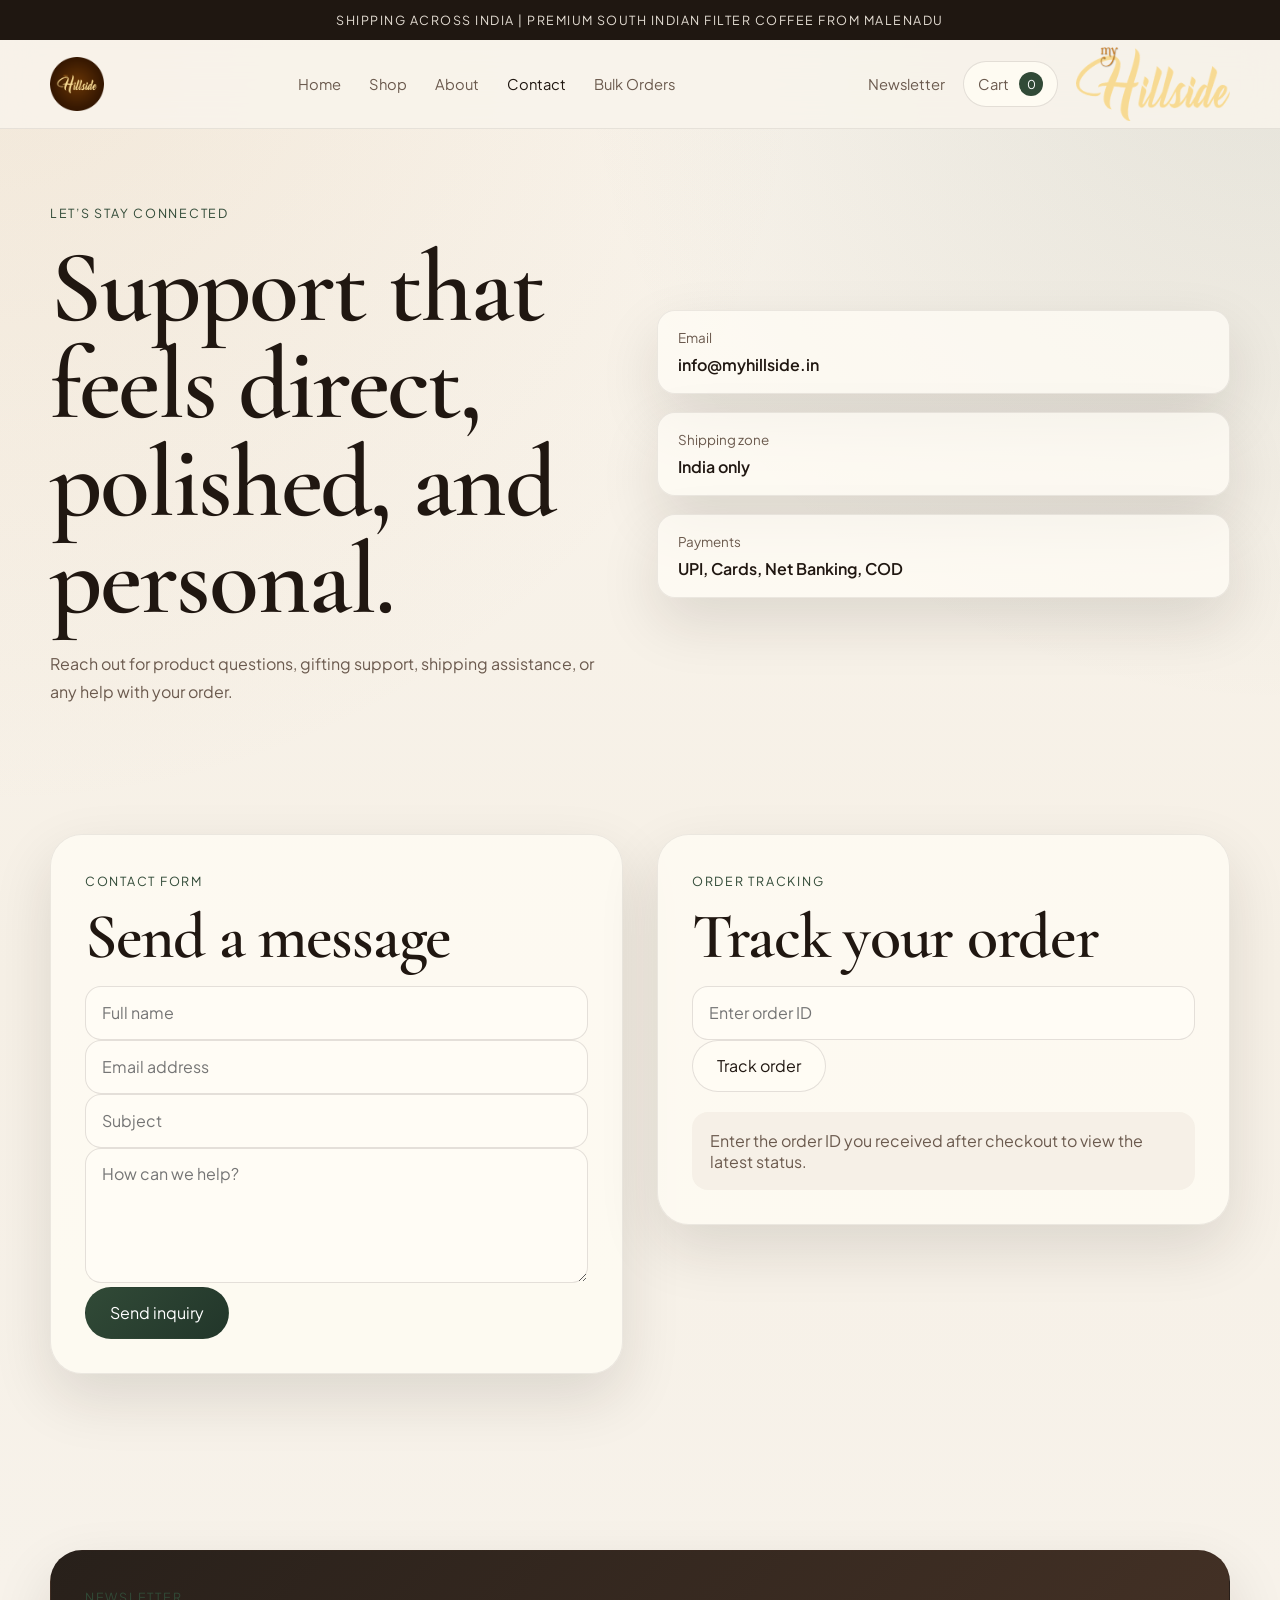
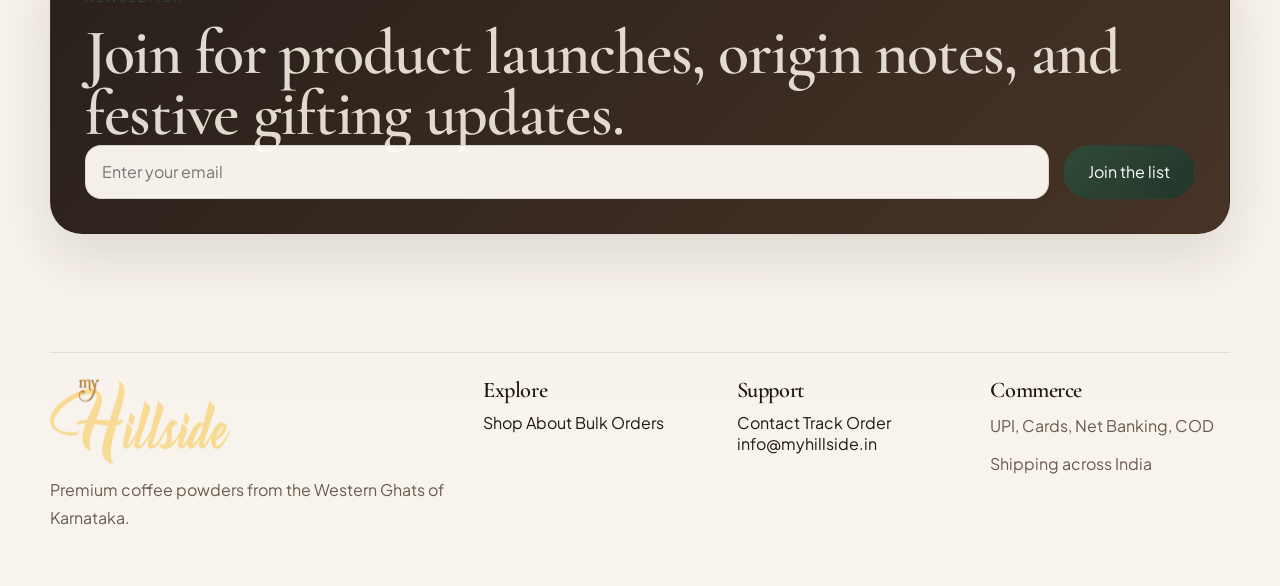
<file: contact.html>
<!DOCTYPE html>
<html lang="en">
<head>
  <meta charset="UTF-8">
  <meta name="viewport" content="width=device-width, initial-scale=1.0">
  <title>Contact | My Hillside</title>
  <meta name="description" content="Contact My Hillside for premium coffee orders, support, and order tracking.">
  <meta property="og:title" content="Contact | My Hillside">
  <meta property="og:description" content="Contact support, track orders, and join the My Hillside newsletter.">
  <meta property="og:type" content="website">
  <meta property="og:url" content="https://myhillside.in/contact.html">
  <link rel="canonical" href="https://myhillside.in/contact.html">
  <link rel="icon" href="assets/images/favicon-mark.png" type="image/png">
  <link rel="preconnect" href="https://fonts.googleapis.com">
  <link rel="preconnect" href="https://fonts.gstatic.com" crossorigin>
  <link rel="stylesheet" href="assets/css/styles.css">
  <script src="assets/js/site-config.js" defer></script>
  <script src="assets/js/products.js" defer></script>
  <script src="assets/js/app.js" defer></script>
</head>
<body data-page="contact">
  <div class="announcement-bar">Shipping across India | Premium South Indian filter coffee from Malenadu</div>
  <header class="site-header">
    <div class="container header-inner">
      <a class="brand-mark" href="index.html" aria-label="My Hillside home">
        <img src="assets/images/favicon-mark.png" alt="My Hillside emblem" width="54" height="54">
      </a>
      <button class="mobile-nav-toggle" type="button" aria-expanded="false" aria-label="Toggle menu">
        <span></span>
        <span></span>
      </button>
      <nav class="site-nav" data-nav>
        <a href="index.html">Home</a>
        <a href="shop.html">Shop</a>
        <a href="about.html">About</a>
        <a class="is-active" href="contact.html">Contact</a>
        <a href="bulk-orders.html">Bulk Orders</a>
      </nav>
      <div class="header-actions">
        <a class="header-link" href="#newsletter">Newsletter</a>
        <button class="cart-button" type="button" data-open-cart>
          Cart
          <span class="cart-count" data-cart-count>0</span>
        </button>
        <img class="header-wordmark" src="assets/images/brand-typography.png" alt="My Hillside">
      </div>
    </div>
  </header>

  <main>
    <section class="page-hero">
      <div class="container page-hero-grid">
        <div class="reveal">
          <span class="eyebrow">Let’s stay connected</span>
          <h1>Support that feels direct, polished, and personal.</h1>
          <p>Reach out for product questions, gifting support, shipping assistance, or any help with your order.</p>
        </div>
        <div class="contact-cards reveal">
          <article>
            <span>Email</span>
            <a href="mailto:info@myhillside.in">info@myhillside.in</a>
          </article>
          <article>
            <span>Shipping zone</span>
            <strong>India only</strong>
          </article>
          <article>
            <span>Payments</span>
            <strong>UPI, Cards, Net Banking, COD</strong>
          </article>
        </div>
      </div>
    </section>

    <section class="section-space">
      <div class="container form-layout">
        <div class="form-card reveal">
          <span class="eyebrow">Contact form</span>
          <h2>Send a message</h2>
          <form data-form-type="contact">
            <input name="name" type="text" placeholder="Full name" required>
            <input name="email" type="email" placeholder="Email address" required>
            <input name="subject" type="text" placeholder="Subject" required>
            <textarea name="message" rows="5" placeholder="How can we help?" required></textarea>
            <button class="button button-primary" type="submit">Send inquiry</button>
          </form>
        </div>
        <div class="form-card reveal" id="tracking">
          <span class="eyebrow">Order tracking</span>
          <h2>Track your order</h2>
          <form data-track-order-form>
            <input name="orderId" type="text" placeholder="Enter order ID" required>
            <button class="button button-secondary" type="submit">Track order</button>
          </form>
          <div class="tracking-result" data-tracking-result>
            Enter the order ID you received after checkout to view the latest status.
          </div>
        </div>
      </div>
    </section>

    <section class="section-space newsletter-block" id="newsletter">
      <div class="container newsletter-card reveal">
        <div>
          <span class="eyebrow">Newsletter</span>
          <h2>Join for product launches, origin notes, and festive gifting updates.</h2>
        </div>
        <form class="newsletter-form" data-form-type="newsletter">
          <label class="sr-only" for="newsletter-email-contact">Email address</label>
          <input id="newsletter-email-contact" name="email" type="email" placeholder="Enter your email" required>
          <button class="button button-primary" type="submit">Join the list</button>
        </form>
      </div>
    </section>
  </main>

  <footer class="site-footer">
    <div class="container footer-grid">
      <div>
        <img class="footer-wordmark" src="assets/images/brand-typography.png" alt="My Hillside">
        <p>Premium coffee powders from the Western Ghats of Karnataka.</p>
      </div>
      <div>
        <h3>Explore</h3>
        <a href="shop.html">Shop</a>
        <a href="about.html">About</a>
        <a href="bulk-orders.html">Bulk Orders</a>
      </div>
      <div>
        <h3>Support</h3>
        <a href="contact.html">Contact</a>
        <a href="#tracking">Track Order</a>
        <a href="mailto:info@myhillside.in">info@myhillside.in</a>
      </div>
      <div>
        <h3>Commerce</h3>
        <p>UPI, Cards, Net Banking, COD</p>
        <p>Shipping across India</p>
      </div>
    </div>
  </footer>

  <div class="cart-drawer" data-cart-drawer aria-hidden="true">
    <div class="cart-backdrop" data-close-cart></div>
    <aside class="cart-panel">
      <button class="cart-close" type="button" data-close-cart aria-label="Close cart">+</button>
      <div class="cart-panel-header">
        <span class="eyebrow">Your selections</span>
        <h2>Shopping cart</h2>
      </div>
      <div class="cart-items" data-cart-items></div>
      <div class="cart-summary">
        <div><span>Subtotal</span><strong data-cart-subtotal>₹0</strong></div>
        <div><span>Shipping</span><strong data-cart-shipping>Calculated at checkout</strong></div>
        <div><span>Total</span><strong data-cart-total>₹0</strong></div>
      </div>
      <button class="button button-primary button-block" type="button" data-open-checkout>Proceed to Checkout</button>
    </aside>
  </div>

  <div class="checkout-modal" data-checkout-modal aria-hidden="true">
    <div class="checkout-backdrop" data-close-checkout></div>
    <section class="checkout-panel">
      <button class="cart-close" type="button" data-close-checkout aria-label="Close checkout">+</button>
      <span class="eyebrow">Secure checkout</span>
      <h2>Complete your order</h2>
      <form class="checkout-form" data-checkout-form>
        <input name="name" type="text" placeholder="Full name" required>
        <input name="phone" type="tel" placeholder="Phone number" required>
        <input name="email" type="email" placeholder="Email address" required>
        <textarea name="address" placeholder="Delivery address" rows="4" required></textarea>
        <div class="field-row">
          <input name="city" type="text" placeholder="City" required>
          <input name="pincode" type="text" placeholder="PIN code" required>
        </div>
        <div class="payment-options">
          <label><input type="radio" name="paymentMethod" value="upi" checked> UPI</label>
          <label><input type="radio" name="paymentMethod" value="card"> Debit/Credit Card</label>
          <label><input type="radio" name="paymentMethod" value="netbanking"> Net Banking</label>
          <label><input type="radio" name="paymentMethod" value="cod"> Cash on Delivery</label>
        </div>
        <button class="button button-primary button-block" type="submit">Pay Securely</button>
        <p class="form-note">Razorpay-style checkout is ready to activate once you add your live key in <code>assets/js/site-config.js</code>.</p>
      </form>
      <div class="checkout-success" data-checkout-success hidden>
        <h3>Order placed successfully.</h3>
        <p data-checkout-message></p>
        <a class="button button-secondary" href="#tracking">Track your order</a>
      </div>
    </section>
  </div>

  <a class="whatsapp-fab is-hidden" data-whatsapp-link href="#" target="_blank" rel="noopener">WhatsApp</a>
</body>
</html>
</file>
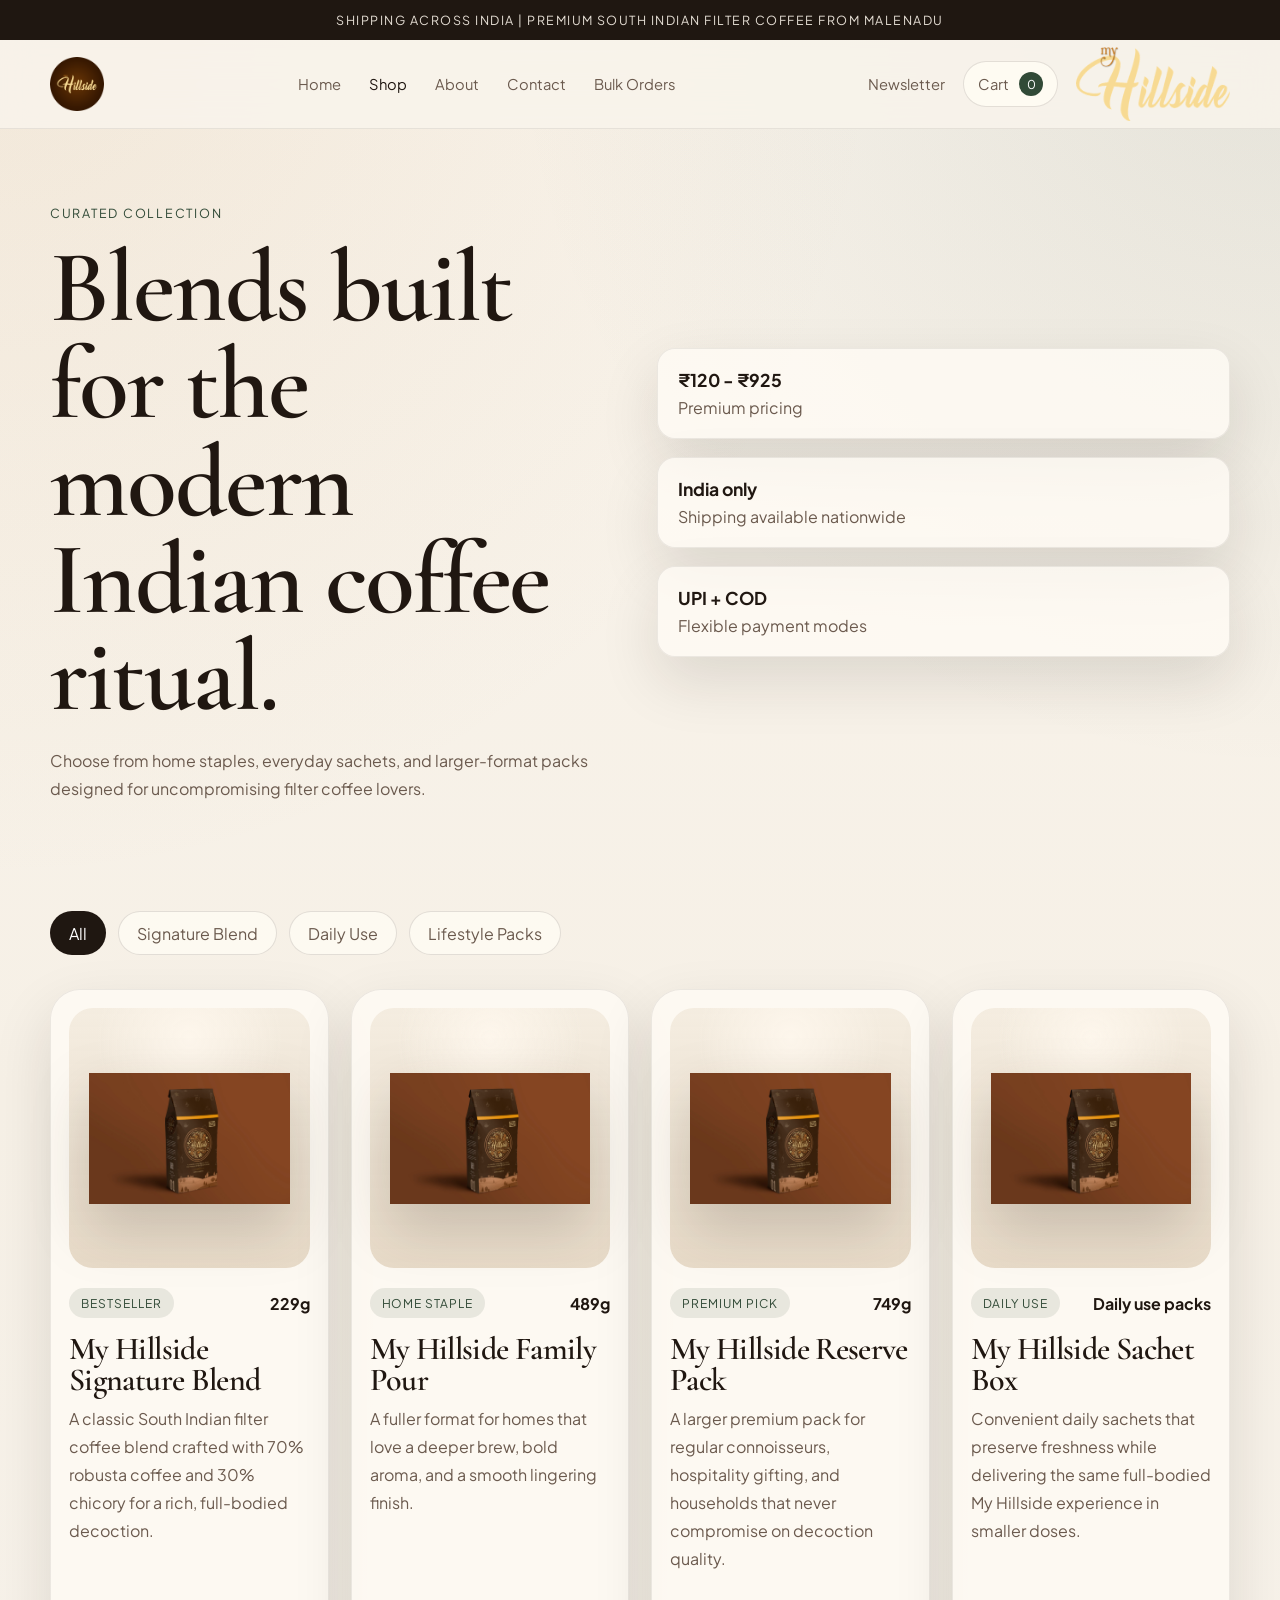
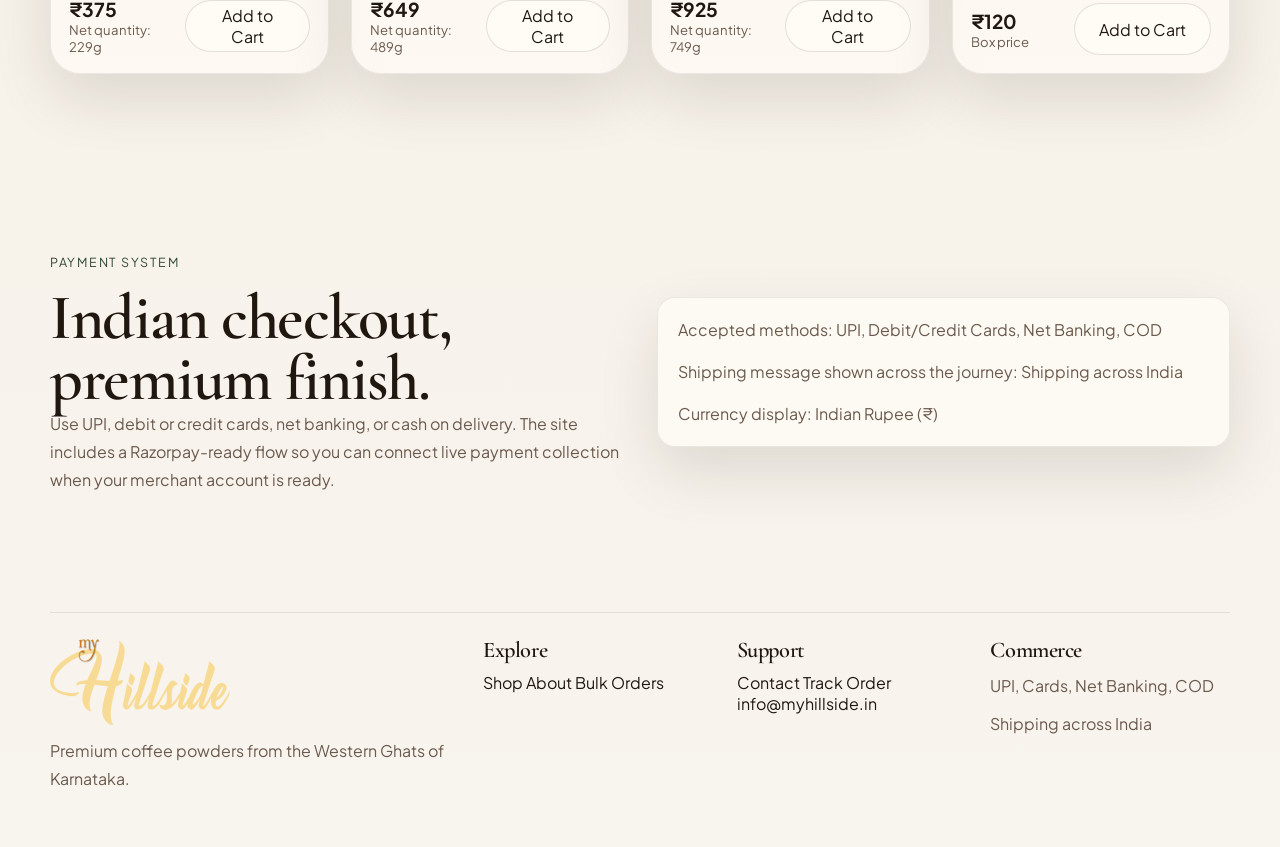
<file: shop.html>
<!DOCTYPE html>
<html lang="en">
<head>
  <meta charset="UTF-8">
  <meta name="viewport" content="width=device-width, initial-scale=1.0">
  <title>Shop | My Hillside</title>
  <meta name="description" content="Shop premium Malenadu filter coffee blends, sachets, and gifting packs from My Hillside.">
  <meta property="og:title" content="Shop | My Hillside">
  <meta property="og:description" content="Premium coffee powder shipped across India.">
  <meta property="og:type" content="website">
  <meta property="og:url" content="https://myhillside.in/shop.html">
  <link rel="canonical" href="https://myhillside.in/shop.html">
  <link rel="icon" href="assets/images/favicon-mark.png" type="image/png">
  <link rel="preconnect" href="https://fonts.googleapis.com">
  <link rel="preconnect" href="https://fonts.gstatic.com" crossorigin>
  <link rel="stylesheet" href="assets/css/styles.css">
  <script src="assets/js/site-config.js" defer></script>
  <script src="assets/js/products.js" defer></script>
  <script src="assets/js/app.js" defer></script>
</head>
<body data-page="shop">
  <div class="announcement-bar">Shipping across India | Premium South Indian filter coffee from Malenadu</div>
  <header class="site-header">
    <div class="container header-inner">
      <a class="brand-mark" href="index.html" aria-label="My Hillside home">
        <img src="assets/images/favicon-mark.png" alt="My Hillside emblem" width="54" height="54">
      </a>
      <button class="mobile-nav-toggle" type="button" aria-expanded="false" aria-label="Toggle menu">
        <span></span>
        <span></span>
      </button>
      <nav class="site-nav" data-nav>
        <a href="index.html">Home</a>
        <a class="is-active" href="shop.html">Shop</a>
        <a href="about.html">About</a>
        <a href="contact.html">Contact</a>
        <a href="bulk-orders.html">Bulk Orders</a>
      </nav>
      <div class="header-actions">
        <a class="header-link" href="contact.html#newsletter">Newsletter</a>
        <button class="cart-button" type="button" data-open-cart>
          Cart
          <span class="cart-count" data-cart-count>0</span>
        </button>
        <img class="header-wordmark" src="assets/images/brand-typography.png" alt="My Hillside">
      </div>
    </div>
  </header>

  <main>
    <section class="page-hero page-hero-shop">
      <div class="container page-hero-grid">
        <div class="reveal">
          <span class="eyebrow">Curated collection</span>
          <h1>Blends built for the modern Indian coffee ritual.</h1>
          <p>Choose from home staples, everyday sachets, and larger-format packs designed for uncompromising filter coffee lovers.</p>
        </div>
        <div class="page-hero-stats reveal">
          <div><strong>₹120 - ₹925</strong><span>Premium pricing</span></div>
          <div><strong>India only</strong><span>Shipping available nationwide</span></div>
          <div><strong>UPI + COD</strong><span>Flexible payment modes</span></div>
        </div>
      </div>
    </section>

    <section class="section-space">
      <div class="container">
        <div class="filter-bar reveal">
          <button class="filter-button is-active" type="button" data-filter="all">All</button>
          <button class="filter-button" type="button" data-filter="signature">Signature Blend</button>
          <button class="filter-button" type="button" data-filter="daily">Daily Use</button>
          <button class="filter-button" type="button" data-filter="gifting">Lifestyle Packs</button>
        </div>
        <div class="product-grid" data-product-grid="shop"></div>
      </div>
    </section>

    <section class="section-space">
      <div class="container two-column-panel reveal">
        <div>
          <span class="eyebrow">Payment system</span>
          <h2>Indian checkout, premium finish.</h2>
          <p>Use UPI, debit or credit cards, net banking, or cash on delivery. The site includes a Razorpay-ready flow so you can connect live payment collection when your merchant account is ready.</p>
        </div>
        <div class="list-card">
          <p>Accepted methods: UPI, Debit/Credit Cards, Net Banking, COD</p>
          <p>Shipping message shown across the journey: Shipping across India</p>
          <p>Currency display: Indian Rupee (₹)</p>
        </div>
      </div>
    </section>
  </main>

  <footer class="site-footer">
    <div class="container footer-grid">
      <div>
        <img class="footer-wordmark" src="assets/images/brand-typography.png" alt="My Hillside">
        <p>Premium coffee powders from the Western Ghats of Karnataka.</p>
      </div>
      <div>
        <h3>Explore</h3>
        <a href="shop.html">Shop</a>
        <a href="about.html">About</a>
        <a href="bulk-orders.html">Bulk Orders</a>
      </div>
      <div>
        <h3>Support</h3>
        <a href="contact.html">Contact</a>
        <a href="contact.html#tracking">Track Order</a>
        <a href="mailto:info@myhillside.in">info@myhillside.in</a>
      </div>
      <div>
        <h3>Commerce</h3>
        <p>UPI, Cards, Net Banking, COD</p>
        <p>Shipping across India</p>
      </div>
    </div>
  </footer>

  <div class="cart-drawer" data-cart-drawer aria-hidden="true">
    <div class="cart-backdrop" data-close-cart></div>
    <aside class="cart-panel">
      <button class="cart-close" type="button" data-close-cart aria-label="Close cart">+</button>
      <div class="cart-panel-header">
        <span class="eyebrow">Your selections</span>
        <h2>Shopping cart</h2>
      </div>
      <div class="cart-items" data-cart-items></div>
      <div class="cart-summary">
        <div><span>Subtotal</span><strong data-cart-subtotal>₹0</strong></div>
        <div><span>Shipping</span><strong data-cart-shipping>Calculated at checkout</strong></div>
        <div><span>Total</span><strong data-cart-total>₹0</strong></div>
      </div>
      <button class="button button-primary button-block" type="button" data-open-checkout>Proceed to Checkout</button>
    </aside>
  </div>

  <div class="checkout-modal" data-checkout-modal aria-hidden="true">
    <div class="checkout-backdrop" data-close-checkout></div>
    <section class="checkout-panel">

      <div class="checkout-header">
        <div>
          <span class="eyebrow">Secure checkout</span>
          <h2 class="checkout-title">Complete your order</h2>
        </div>
        <button class="cart-close checkout-close-btn" type="button" data-close-checkout aria-label="Close checkout">+</button>
      </div>

      <form class="checkout-form" data-checkout-form>

        <div class="checkout-section">
          <p class="checkout-section-label">Contact</p>
          <input name="name" type="text" placeholder="Full name" required>
          <div class="field-row">
            <input name="phone" type="tel" placeholder="Phone" required>
            <input name="email" type="email" placeholder="Email" required>
          </div>
        </div>

        <div class="checkout-section">
          <p class="checkout-section-label">Delivery address</p>
          <textarea name="address" placeholder="Street address, landmark" rows="2" required></textarea>
          <div class="field-row">
            <input name="city" type="text" placeholder="City" required>
            <input name="pincode" type="text" placeholder="PIN code" required>
          </div>
        </div>

        <div class="checkout-section">
          <p class="checkout-section-label">Payment method</p>
          <div class="payment-options">
            <label><input type="radio" name="paymentMethod" value="upi" checked>UPI</label>
            <label><input type="radio" name="paymentMethod" value="card">Card</label>
            <label><input type="radio" name="paymentMethod" value="netbanking">Net Banking</label>
            <label><input type="radio" name="paymentMethod" value="cod">COD</label>
          </div>
        </div>

        <button class="button button-primary button-block" type="submit">Pay Securely</button>
      </form>

      <div class="checkout-success" data-checkout-success hidden>
        <h3>Order placed successfully.</h3>
        <p data-checkout-message></p>
        <a class="button button-secondary" href="contact.html#tracking">Track your order</a>
      </div>
    </section>
  </div>

  <a class="whatsapp-fab is-hidden" data-whatsapp-link href="#" target="_blank" rel="noopener">WhatsApp</a>
</body>
</html>
</file>
<file: assets/css/styles.css>
@import url("https://fonts.googleapis.com/css2?family=Cormorant+Garamond:wght@500;600;700&family=Plus+Jakarta+Sans:wght@400;500;600;700&display=swap");

:root {
  --bg: #f5efe6;
  --surface: #fbf8f2;
  --surface-strong: #f1e3d0;
  --card: rgba(255, 252, 245, 0.76);
  --ink: #201711;
  --muted: #6b5a4e;
  --line: rgba(32, 23, 17, 0.12);
  --coffee: #4d3121;
  --coffee-deep: #1f1711;
  --forest: #314a37;
  --gold: #c19153;
  --shadow: 0 24px 60px rgba(31, 23, 17, 0.12);
  --radius-xl: 32px;
  --radius-lg: 24px;
  --radius-md: 18px;
  --container: min(1180px, calc(100vw - 32px));
}

*,
*::before,
*::after {
  box-sizing: border-box;
}

html {
  scroll-behavior: smooth;
}

body {
  margin: 0;
  font-family: "Plus Jakarta Sans", sans-serif;
  color: var(--ink);
  background:
    radial-gradient(circle at top left, rgba(193, 145, 83, 0.12), transparent 32%),
    radial-gradient(circle at top right, rgba(49, 74, 55, 0.1), transparent 28%),
    linear-gradient(180deg, #f9f4ec 0%, #f6f0e6 45%, #f8f4ee 100%);
}

img {
  display: block;
  max-width: 100%;
}

a {
  color: inherit;
  text-decoration: none;
}

button,
input,
textarea {
  font: inherit;
}

.container {
  width: var(--container);
  margin: 0 auto;
}

.section-space {
  padding: 88px 0;
}

.announcement-bar {
  padding: 12px 16px;
  background: var(--coffee-deep);
  color: rgba(255, 248, 238, 0.88);
  text-align: center;
  font-size: 0.78rem;
  letter-spacing: 0.12em;
  text-transform: uppercase;
}

.site-header {
  position: sticky;
  top: 0;
  z-index: 30;
  backdrop-filter: blur(16px);
  background: rgba(249, 244, 236, 0.86);
  border-bottom: 1px solid rgba(32, 23, 17, 0.08);
}

.header-inner {
  display: grid;
  grid-template-columns: auto 1fr auto;
  align-items: center;
  gap: 20px;
  min-height: 88px;
}

.brand-mark img {
  width: 54px;
  height: 54px;
  object-fit: contain;
}

.brand-mark-home img {
  width: clamp(116px, 12vw, 168px);
  height: auto;
}

.header-wordmark {
  width: clamp(116px, 12vw, 168px);
  height: auto;
  object-fit: contain;
}

.site-nav {
  display: flex;
  justify-content: center;
  gap: 28px;
}

.site-nav a,
.header-link,
.cart-button {
  font-size: 0.92rem;
  color: var(--muted);
  transition: color 180ms ease;
}

.site-nav a:hover,
.site-nav a.is-active,
.header-link:hover,
.cart-button:hover {
  color: var(--ink);
}

.header-actions {
  display: flex;
  align-items: center;
  justify-content: flex-end;
  gap: 18px;
}

.cart-button {
  display: inline-flex;
  align-items: center;
  gap: 10px;
  padding: 10px 14px;
  border-radius: 999px;
  border: 1px solid var(--line);
  background: rgba(255, 252, 245, 0.75);
  cursor: pointer;
}

.cart-count {
  display: inline-grid;
  place-items: center;
  min-width: 24px;
  height: 24px;
  padding: 0 7px;
  border-radius: 999px;
  background: var(--forest);
  color: #fff;
  font-size: 0.76rem;
}

.mobile-nav-toggle {
  display: none;
  justify-self: end;
  width: 48px;
  height: 48px;
  padding: 0;
  border: 1px solid var(--line);
  border-radius: 999px;
  background: rgba(255, 252, 245, 0.76);
}

.mobile-nav-toggle span {
  display: block;
  width: 18px;
  height: 2px;
  margin: 6px auto;
  background: var(--ink);
}

.eyebrow {
  display: inline-block;
  margin-bottom: 18px;
  color: var(--forest);
  letter-spacing: 0.14em;
  font-size: 0.78rem;
  text-transform: uppercase;
}

h1,
h2,
h3 {
  margin: 0;
  font-family: "Cormorant Garamond", serif;
  font-weight: 600;
  line-height: 0.95;
  letter-spacing: -0.02em;
}

h1 {
  font-size: clamp(3rem, 8vw, 6.4rem);
}

h2 {
  font-size: clamp(2.25rem, 5vw, 4rem);
}

h3 {
  font-size: clamp(1.35rem, 3vw, 2rem);
}

p {
  margin: 0;
  color: var(--muted);
  line-height: 1.75;
}

.lead {
  margin-top: 22px;
  font-size: 1.12rem;
  color: var(--coffee);
}

.hero-body,
.page-hero p {
  margin-top: 22px;
  max-width: 580px;
}

.hero-section {
  padding: 72px 0 100px;
}

.hero-grid,
.page-hero-grid,
.split-feature,
.teaser-grid,
.lifestyle-grid,
.story-band-grid,
.form-layout,
.two-column-panel {
  display: grid;
  gap: 34px;
}

.hero-grid {
  grid-template-columns: 1.06fr 0.94fr;
  align-items: center;
}

.hero-actions,
.section-cta {
  display: flex;
  flex-wrap: wrap;
  gap: 14px;
  margin-top: 34px;
}

.button {
  display: inline-flex;
  align-items: center;
  justify-content: center;
  min-height: 52px;
  padding: 0 24px;
  border: 1px solid transparent;
  border-radius: 999px;
  cursor: pointer;
  transition: transform 180ms ease, box-shadow 180ms ease, background 180ms ease, color 180ms ease;
}

.button:hover {
  transform: translateY(-2px);
  box-shadow: 0 18px 30px rgba(31, 23, 17, 0.14);
}

.button-primary {
  background: linear-gradient(135deg, var(--forest), #22362a);
  color: #fff;
}

.button-secondary {
  background: rgba(255, 252, 245, 0.72);
  border-color: var(--line);
  color: var(--ink);
}

.button-block {
  width: 100%;
}

.hero-metrics {
  display: grid;
  grid-template-columns: repeat(3, minmax(0, 1fr));
  gap: 16px;
  margin-top: 40px;
}

.hero-metrics div,
.hero-card,
.list-card,
.contact-cards article {
  padding: 18px 20px;
  border: 1px solid rgba(32, 23, 17, 0.08);
  border-radius: var(--radius-md);
  background: rgba(255, 252, 245, 0.72);
  box-shadow: var(--shadow);
}

.hero-metrics span,
.hero-card p,
.contact-cards span {
  display: block;
  color: var(--muted);
  font-size: 0.84rem;
}

.hero-metrics strong,
.hero-card strong,
.contact-cards strong,
.contact-cards a {
  display: block;
  margin-top: 8px;
  color: var(--ink);
  font-weight: 600;
}

.hero-art {
  position: relative;
  min-height: 580px;
  border-radius: 42px;
  background:
    radial-gradient(circle at 30% 18%, rgba(193, 145, 83, 0.22), transparent 28%),
    radial-gradient(circle at 72% 66%, rgba(49, 74, 55, 0.18), transparent 26%),
    linear-gradient(145deg, #ead9c3 0%, #f7f0e6 46%, #e9dece 100%);
  overflow: hidden;
}

.hero-art::before {
  content: "";
  position: absolute;
  inset: 18px;
  border-radius: 34px;
  border: 1px solid rgba(255, 255, 255, 0.5);
}

.hero-pack {
  position: absolute;
  right: -20px;
  bottom: 0;
  width: min(620px, 100%);
  filter: drop-shadow(0 30px 40px rgba(31, 23, 17, 0.18));
}

.hero-card {
  position: absolute;
  max-width: 240px;
}

.hero-card-dark {
  top: 40px;
  left: 32px;
  background: rgba(31, 23, 17, 0.9);
  color: rgba(255, 248, 238, 0.78);
}

.hero-card-dark strong,
.hero-card-dark p {
  color: inherit;
}

.hero-card-light {
  right: 36px;
  bottom: 56px;
}

.story-band {
  padding: 34px 0;
}

.story-band-grid {
  grid-template-columns: 0.85fr 1.15fr;
  align-items: end;
  padding: 34px;
  border-radius: var(--radius-xl);
  background: linear-gradient(135deg, rgba(49, 74, 55, 0.1), rgba(193, 145, 83, 0.12));
  border: 1px solid rgba(32, 23, 17, 0.08);
}

.split-feature,
.two-column-panel,
.teaser-grid {
  grid-template-columns: repeat(2, minmax(0, 1fr));
  align-items: center;
}

.image-panel img,
.process-card img {
  width: 100%;
  height: 100%;
  object-fit: cover;
}

.image-panel {
  min-height: 540px;
  overflow: hidden;
  border-radius: var(--radius-xl);
  box-shadow: var(--shadow);
}

.copy-panel,
.newsletter-card,
.timeline-item,
.form-card {
  padding: 34px;
  border-radius: var(--radius-xl);
  background: rgba(255, 252, 245, 0.74);
  border: 1px solid rgba(32, 23, 17, 0.08);
  box-shadow: var(--shadow);
}

.value-grid {
  display: grid;
  grid-template-columns: repeat(2, minmax(0, 1fr));
  gap: 18px;
  margin-top: 28px;
}

.value-grid article {
  padding: 20px;
  border-radius: var(--radius-md);
  background: rgba(245, 239, 230, 0.8);
}

.value-grid strong {
  display: block;
  margin-bottom: 10px;
}

.section-heading {
  max-width: 700px;
}

.section-heading p {
  margin-top: 18px;
}

.process-grid {
  display: grid;
  grid-template-columns: repeat(2, minmax(0, 1fr));
  gap: 24px;
  margin-top: 36px;
}

.process-card {
  display: grid;
  grid-template-columns: 180px 1fr;
  gap: 20px;
  align-items: center;
  overflow: hidden;
  min-height: 220px;
  padding: 18px;
  border-radius: var(--radius-xl);
  border: 1px solid rgba(32, 23, 17, 0.08);
  background: rgba(255, 252, 245, 0.76);
  box-shadow: var(--shadow);
}

.process-card img {
  border-radius: var(--radius-lg);
  min-height: 184px;
}

.process-card span,
.timeline-item span {
  display: inline-block;
  margin-bottom: 10px;
  color: var(--gold);
  font-size: 0.9rem;
  font-weight: 700;
  letter-spacing: 0.08em;
}

.featured-shop {
  background: linear-gradient(180deg, rgba(49, 74, 55, 0.04), transparent);
}

.product-grid {
  display: grid;
  grid-template-columns: repeat(4, minmax(0, 1fr));
  gap: 22px;
  margin-top: 34px;
}

.product-card {
  display: flex;
  flex-direction: column;
  min-height: 100%;
  padding: 18px;
  border-radius: 30px;
  background: rgba(255, 252, 245, 0.78);
  border: 1px solid rgba(32, 23, 17, 0.08);
  box-shadow: var(--shadow);
  transition: transform 220ms ease, box-shadow 220ms ease;
}

.product-card:hover {
  transform: translateY(-6px);
  box-shadow: 0 26px 50px rgba(31, 23, 17, 0.16);
}

.product-image-wrap {
  display: grid;
  place-items: center;
  min-height: 260px;
  padding: 20px;
  border-radius: 24px;
  background:
    radial-gradient(circle at 50% 12%, rgba(255, 248, 238, 0.88), transparent 36%),
    linear-gradient(180deg, rgba(244, 236, 223, 0.96), rgba(229, 214, 194, 0.88));
}

.product-image-wrap img {
  max-height: 252px;
  object-fit: contain;
  object-position: center;
  filter: drop-shadow(0 24px 28px rgba(31, 23, 17, 0.18));
  transition: transform 220ms ease;
}

.product-card:hover .product-image-wrap img {
  transform: scale(1.04);
}

.product-meta {
  display: flex;
  align-items: center;
  justify-content: space-between;
  gap: 12px;
  margin-top: 20px;
}

.product-meta span {
  display: inline-flex;
  align-items: center;
  justify-content: center;
  height: 30px;
  padding: 0 12px;
  border-radius: 999px;
  background: rgba(49, 74, 55, 0.1);
  color: var(--forest);
  font-size: 0.75rem;
  letter-spacing: 0.08em;
  text-transform: uppercase;
}

.product-card h3 {
  margin-top: 16px;
  font-size: 2rem;
}

.product-card p {
  margin-top: 10px;
}

.product-footer {
  display: flex;
  align-items: center;
  justify-content: space-between;
  gap: 16px;
  margin-top: auto;
  padding-top: 24px;
}

.product-price {
  display: block;
  color: var(--ink);
  font-size: 1.2rem;
  font-weight: 700;
}

.product-note {
  display: block;
  color: var(--muted);
  font-size: 0.82rem;
}

.page-hero {
  padding: 72px 0 40px;
}

.page-hero-shop {
  padding-bottom: 20px;
}

.page-hero-grid {
  grid-template-columns: repeat(2, minmax(0, 1fr));
  align-items: center;
}

.page-hero-stats,
.contact-cards,
.timeline-grid {
  display: grid;
  gap: 18px;
}

.page-hero-stats div {
  padding: 20px;
  border-radius: var(--radius-md);
  background: rgba(255, 252, 245, 0.78);
  border: 1px solid rgba(32, 23, 17, 0.08);
  box-shadow: var(--shadow);
}

.page-hero-stats strong {
  display: block;
  color: var(--ink);
  font-size: 1.1rem;
}

.page-hero-stats span {
  display: block;
  margin-top: 6px;
  color: var(--muted);
}

.filter-bar {
  display: flex;
  flex-wrap: wrap;
  gap: 12px;
}

.filter-button {
  min-height: 44px;
  padding: 0 18px;
  border: 1px solid var(--line);
  border-radius: 999px;
  background: rgba(255, 252, 245, 0.74);
  color: var(--muted);
  cursor: pointer;
}

.filter-button.is-active {
  background: var(--coffee-deep);
  color: #fff;
}

.list-card {
  display: grid;
  gap: 14px;
}

.lifestyle-panel {
  padding-top: 24px;
}

.lifestyle-grid,
.newsletter-card,
.teaser-grid {
  padding: 34px;
  border-radius: var(--radius-xl);
  background: linear-gradient(135deg, rgba(31, 23, 17, 0.96), rgba(64, 43, 30, 0.96));
  color: rgba(255, 248, 238, 0.86);
}

.lifestyle-grid p,
.newsletter-card p,
.teaser-grid p {
  color: rgba(255, 248, 238, 0.7);
}

.lifestyle-points,
.footer-grid,
.newsletter-form {
  display: grid;
  gap: 14px;
}

.newsletter-card {
  grid-template-columns: 1.2fr 0.8fr;
  align-items: center;
}

.newsletter-form {
  grid-template-columns: 1fr auto;
}

.newsletter-form input,
.form-card input,
.form-card textarea,
.form-card select {
  width: 100%;
  min-height: 54px;
  padding: 14px 16px;
  border: 1px solid rgba(32, 23, 17, 0.12);
  border-radius: 16px;
  background: rgba(255, 252, 245, 0.95);
  color: var(--ink);
  appearance: none;
  -webkit-appearance: none;
}

.form-card select {
  background-image: url("data:image/svg+xml,%3Csvg xmlns='http://www.w3.org/2000/svg' width='16' height='16' viewBox='0 0 24 24' fill='none' stroke='%236b5a4e' stroke-width='2' stroke-linecap='round' stroke-linejoin='round'%3E%3Cpolyline points='6 9 12 15 18 9'%3E%3C/polyline%3E%3C/svg%3E");
  background-repeat: no-repeat;
  background-position: right 16px center;
  padding-right: 44px;
  cursor: pointer;
}

.form-card select option[value=""] {
  color: var(--muted);
}

.checkout-form input,
.checkout-form textarea {
  width: 100%;
  min-height: 46px;
  padding: 11px 14px;
  border: 1px solid rgba(32, 23, 17, 0.14);
  border-radius: 10px;
  background: rgba(255, 252, 245, 0.95);
  color: var(--ink);
  font-size: 0.92rem;
  transition: border-color 160ms ease;
}

.checkout-form input:focus,
.checkout-form textarea:focus {
  outline: none;
  border-color: var(--forest);
}

.form-layout {
  grid-template-columns: repeat(2, minmax(0, 1fr));
  align-items: start;
}

.field-row {
  display: grid;
  grid-template-columns: repeat(2, minmax(0, 1fr));
  gap: 14px;
}

.payment-options {
  display: grid;
  grid-template-columns: repeat(4, minmax(0, 1fr));
  gap: 8px;
  margin-bottom: 4px;
}

.payment-options label,
.checkbox-label {
  display: flex;
  flex-direction: column;
  align-items: center;
  justify-content: center;
  gap: 6px;
  padding: 10px 6px;
  border: 1.5px solid var(--line);
  border-radius: 12px;
  background: rgba(255, 252, 245, 0.95);
  color: var(--ink);
  cursor: pointer;
  font-size: 0.78rem;
  text-align: center;
  line-height: 1.2;
  transition: border-color 160ms ease, background 160ms ease;
}

.payment-options label:has(input:checked) {
  border-color: var(--forest);
  background: rgba(49, 74, 55, 0.07);
  color: var(--forest);
}

.payment-options input[type="radio"] {
  accent-color: var(--forest);
  flex-shrink: 0;
  width: 16px;
  height: 16px;
}

.form-note {
  font-size: 0.85rem;
}

.tracking-result {
  margin-top: 20px;
  padding: 18px;
  border-radius: 16px;
  background: rgba(245, 239, 230, 0.85);
  color: var(--muted);
}

.timeline-grid {
  grid-template-columns: repeat(3, minmax(0, 1fr));
}

.timeline-item h2,
.form-card h2 {
  margin-bottom: 18px;
}

.site-footer {
  padding: 30px 0 44px;
}

.footer-grid {
  grid-template-columns: 1.4fr 0.8fr 0.8fr 0.8fr;
  padding-top: 26px;
  border-top: 1px solid rgba(32, 23, 17, 0.1);
}

.footer-grid h3 {
  margin-bottom: 12px;
  font-size: 1.4rem;
}

.footer-grid a,
.footer-grid p {
  margin-bottom: 10px;
}

.footer-wordmark {
  width: 180px;
  margin-bottom: 12px;
}

.cart-drawer,
.checkout-modal {
  position: fixed;
  inset: 0;
  z-index: 60;
  pointer-events: none;
  opacity: 0;
  transition: opacity 220ms ease;
}

.cart-drawer.is-open,
.checkout-modal.is-open {
  opacity: 1;
  pointer-events: auto;
}

.cart-backdrop,
.checkout-backdrop {
  position: absolute;
  inset: 0;
  background: rgba(31, 23, 17, 0.42);
}

.cart-panel,
.checkout-panel {
  position: absolute;
  right: 0;
  top: 0;
  height: 100vh;
  height: 100dvh;
  width: min(540px, 100%);
  padding: 26px;
  background: #fffaf3;
  transform: translateX(100%);
  transition: transform 240ms ease;
  overflow-y: auto;
  -webkit-overflow-scrolling: touch;
}

.checkout-panel {
  width: min(560px, 100%);
  padding: 0;
  display: flex;
  flex-direction: column;
}

.checkout-header {
  display: flex;
  align-items: center;
  justify-content: space-between;
  gap: 12px;
  padding: 20px 24px 16px;
  border-bottom: 1px solid var(--line);
  position: sticky;
  top: 0;
  background: #fffaf3;
  z-index: 2;
  flex-shrink: 0;
}

.checkout-title {
  font-size: 1.4rem;
  margin: 3px 0 0;
  line-height: 1.1;
}

.checkout-close-btn {
  position: static !important;
  flex-shrink: 0;
}

.checkout-form {
  display: grid;
  gap: 0;
  padding: 0 24px 32px;
  flex: 1;
}

.checkout-section {
  display: grid;
  gap: 8px;
  padding: 18px 0;
  border-bottom: 1px solid rgba(32, 23, 17, 0.07);
}

.checkout-section:last-of-type {
  border-bottom: none;
  padding-bottom: 12px;
}

.checkout-section-label {
  margin: 0 0 2px;
  font-size: 0.7rem;
  font-weight: 700;
  letter-spacing: 0.1em;
  text-transform: uppercase;
  color: var(--muted);
}

.cart-drawer.is-open .cart-panel,
.checkout-modal.is-open .checkout-panel {
  transform: translateX(0);
}

.cart-close {
  position: absolute;
  top: 14px;
  right: 14px;
  width: 36px;
  height: 36px;
  border: 1px solid var(--line);
  border-radius: 999px;
  background: rgba(255, 252, 245, 0.9);
  color: var(--ink);
  font-size: 1.25rem;
  line-height: 1;
  transform: rotate(45deg);
  cursor: pointer;
  display: flex;
  align-items: center;
  justify-content: center;
}

.cart-panel-header {
  padding-top: 40px;
}

.cart-items {
  display: grid;
  gap: 14px;
  margin-top: 24px;
}

.cart-item {
  display: grid;
  grid-template-columns: 72px 1fr auto;
  gap: 14px;
  align-items: center;
  padding: 12px;
  border: 1px solid var(--line);
  border-radius: 18px;
  background: rgba(245, 239, 230, 0.54);
}

.cart-item img {
  width: 72px;
  height: 72px;
  object-fit: contain;
  border-radius: 14px;
  background: rgba(255, 252, 245, 0.72);
}

.cart-item strong,
.cart-summary strong {
  color: var(--ink);
}

.cart-item button {
  padding: 8px 10px;
  border: 0;
  border-radius: 999px;
  background: rgba(49, 74, 55, 0.1);
  color: var(--forest);
  cursor: pointer;
}

.cart-summary {
  display: grid;
  gap: 10px;
  padding: 20px 0;
}

.cart-summary div {
  display: flex;
  align-items: center;
  justify-content: space-between;
}

.checkout-form {
  display: grid;
  gap: 10px;
  margin-top: 16px;
}

.checkout-success {
  margin-top: 26px;
  padding: 22px;
  border-radius: 18px;
  background: rgba(49, 74, 55, 0.1);
}

.whatsapp-fab {
  position: fixed;
  right: 18px;
  bottom: 18px;
  z-index: 35;
  display: inline-flex;
  align-items: center;
  justify-content: center;
  min-height: 52px;
  padding: 0 20px;
  border-radius: 999px;
  background: #1f9d55;
  color: #fff;
  box-shadow: 0 18px 34px rgba(31, 157, 85, 0.3);
}

.site-gate {
  position: fixed;
  inset: 0;
  z-index: 120;
  display: grid;
  place-items: center;
  padding: 20px;
}

.site-gate.is-hidden {
  display: none;
}

.site-gate-backdrop {
  position: absolute;
  inset: 0;
  background: rgba(31, 23, 17, 0.66);
  backdrop-filter: blur(12px);
}

.site-gate-card {
  position: relative;
  width: min(520px, 100%);
  padding: 32px;
  border-radius: 28px;
  background: rgba(255, 252, 245, 0.98);
  border: 1px solid rgba(32, 23, 17, 0.08);
  box-shadow: 0 24px 60px rgba(31, 23, 17, 0.24);
}

.site-gate-card h2 {
  margin-bottom: 12px;
}

.site-gate-form {
  display: grid;
  gap: 14px;
  margin-top: 22px;
}

.site-gate-form input {
  width: 100%;
  min-height: 54px;
  padding: 14px 16px;
  border: 1px solid rgba(32, 23, 17, 0.12);
  border-radius: 16px;
  background: rgba(255, 252, 245, 0.95);
  color: var(--ink);
}

.site-gate-note {
  margin-top: 14px;
  font-size: 0.86rem;
}

.auth-modal {
  position: fixed;
  inset: 0;
  z-index: 130;
  display: grid;
  place-items: center;
  padding: 20px;
}

.auth-modal-card {
  position: relative;
  width: min(560px, 100%);
  padding: 32px;
  border-radius: 28px;
  background: rgba(255, 252, 245, 0.98);
  border: 1px solid rgba(32, 23, 17, 0.08);
  box-shadow: 0 24px 60px rgba(31, 23, 17, 0.24);
}

.auth-tabs {
  display: flex;
  gap: 10px;
  margin: 20px 0 18px;
}

.auth-form {
  display: grid;
  gap: 14px;
}

.auth-form input {
  width: 100%;
  min-height: 54px;
  padding: 14px 16px;
  border: 1px solid rgba(32, 23, 17, 0.12);
  border-radius: 16px;
  background: rgba(255, 252, 245, 0.95);
  color: var(--ink);
}

.auth-message {
  min-height: 24px;
  margin-top: 14px;
  color: var(--forest);
}

.is-hidden {
  display: none !important;
}

.sr-only {
  position: absolute;
  width: 1px;
  height: 1px;
  padding: 0;
  margin: -1px;
  overflow: hidden;
  clip: rect(0, 0, 0, 0);
  white-space: nowrap;
  border: 0;
}

.reveal {
  opacity: 0;
  transform: translateY(22px);
  transition: opacity 600ms ease, transform 600ms ease;
}

.reveal.is-visible {
  opacity: 1;
  transform: translateY(0);
}

@media (max-width: 1100px) {
  .hero-grid,
  .split-feature,
  .process-grid,
  .story-band-grid,
  .page-hero-grid,
  .form-layout,
  .timeline-grid,
  .product-grid,
  .footer-grid,
  .two-column-panel {
    grid-template-columns: repeat(2, minmax(0, 1fr));
  }

  .product-grid {
    grid-template-columns: repeat(2, minmax(0, 1fr));
  }
}

@media (max-width: 860px) {
  .header-inner {
    grid-template-columns: auto auto 1fr;
  }

  .mobile-nav-toggle {
    display: inline-block;
  }

  .site-nav {
    position: absolute;
    left: 16px;
    right: 16px;
    top: calc(100% + 8px);
    display: none;
    flex-direction: column;
    padding: 20px;
    border-radius: 24px;
    background: rgba(255, 252, 245, 0.98);
    border: 1px solid rgba(32, 23, 17, 0.08);
    box-shadow: var(--shadow);
  }

  .site-nav.is-open {
    display: flex;
  }

  .header-actions {
    gap: 10px;
  }

  .header-wordmark {
    width: 132px;
  }

  .header-link {
    display: none;
  }

  .hero-grid,
  .split-feature,
  .story-band-grid,
  .page-hero-grid,
  .teaser-grid,
  .lifestyle-grid,
  .newsletter-card,
  .form-layout,
  .timeline-grid,
  .footer-grid,
  .two-column-panel,
  .value-grid,
  .hero-metrics,
  .process-grid,
  .payment-options,
  .field-row {
    grid-template-columns: 1fr;
  }

  .hero-art {
    min-height: 480px;
  }

  .hero-card {
    max-width: 200px;
  }

  .process-card {
    grid-template-columns: 1fr;
  }

  .process-card img {
    min-height: 220px;
  }
}

@media (max-width: 640px) {
  .cart-panel {
    width: 100%;
    padding: 14px 14px 28px;
    padding-top: 54px;
  }

  .checkout-panel {
    width: 100%;
  }

  .checkout-header {
    padding: 16px 16px 14px;
  }

  .checkout-title {
    font-size: 1.2rem;
  }

  .checkout-form {
    padding: 0 16px 28px;
  }

  .checkout-section {
    padding: 14px 0;
    gap: 7px;
  }

  .checkout-form input,
  .checkout-form textarea {
    font-size: 16px; /* prevent iOS auto-zoom */
    min-height: 44px;
    padding: 10px 12px;
  }

  .payment-options {
    grid-template-columns: repeat(2, 1fr);
    gap: 7px;
  }

  .payment-options label {
    padding: 9px 6px;
    font-size: 0.75rem;
  }

  .field-row {
    gap: 7px;
  }

  .section-space {
    padding: 68px 0;
  }

  .announcement-bar {
    font-size: 0.68rem;
  }

  .hero-section {
    padding-top: 42px;
  }

  .hero-art {
    min-height: 420px;
  }

  .hero-pack {
    width: calc(100% + 40px);
    right: -22px;
  }

  .hero-card-dark {
    top: 20px;
    left: 18px;
  }

  .hero-card-light {
    right: 20px;
    bottom: 28px;
  }

  .product-grid {
    grid-template-columns: 1fr;
  }

  .newsletter-form {
    grid-template-columns: 1fr;
  }

  .copy-panel,
  .newsletter-card,
  .timeline-item,
  .form-card,
  .lifestyle-grid,
  .teaser-grid,
  .story-band-grid {
    padding: 24px;
  }

  .image-panel {
    min-height: 380px;
  }
}
</file>
